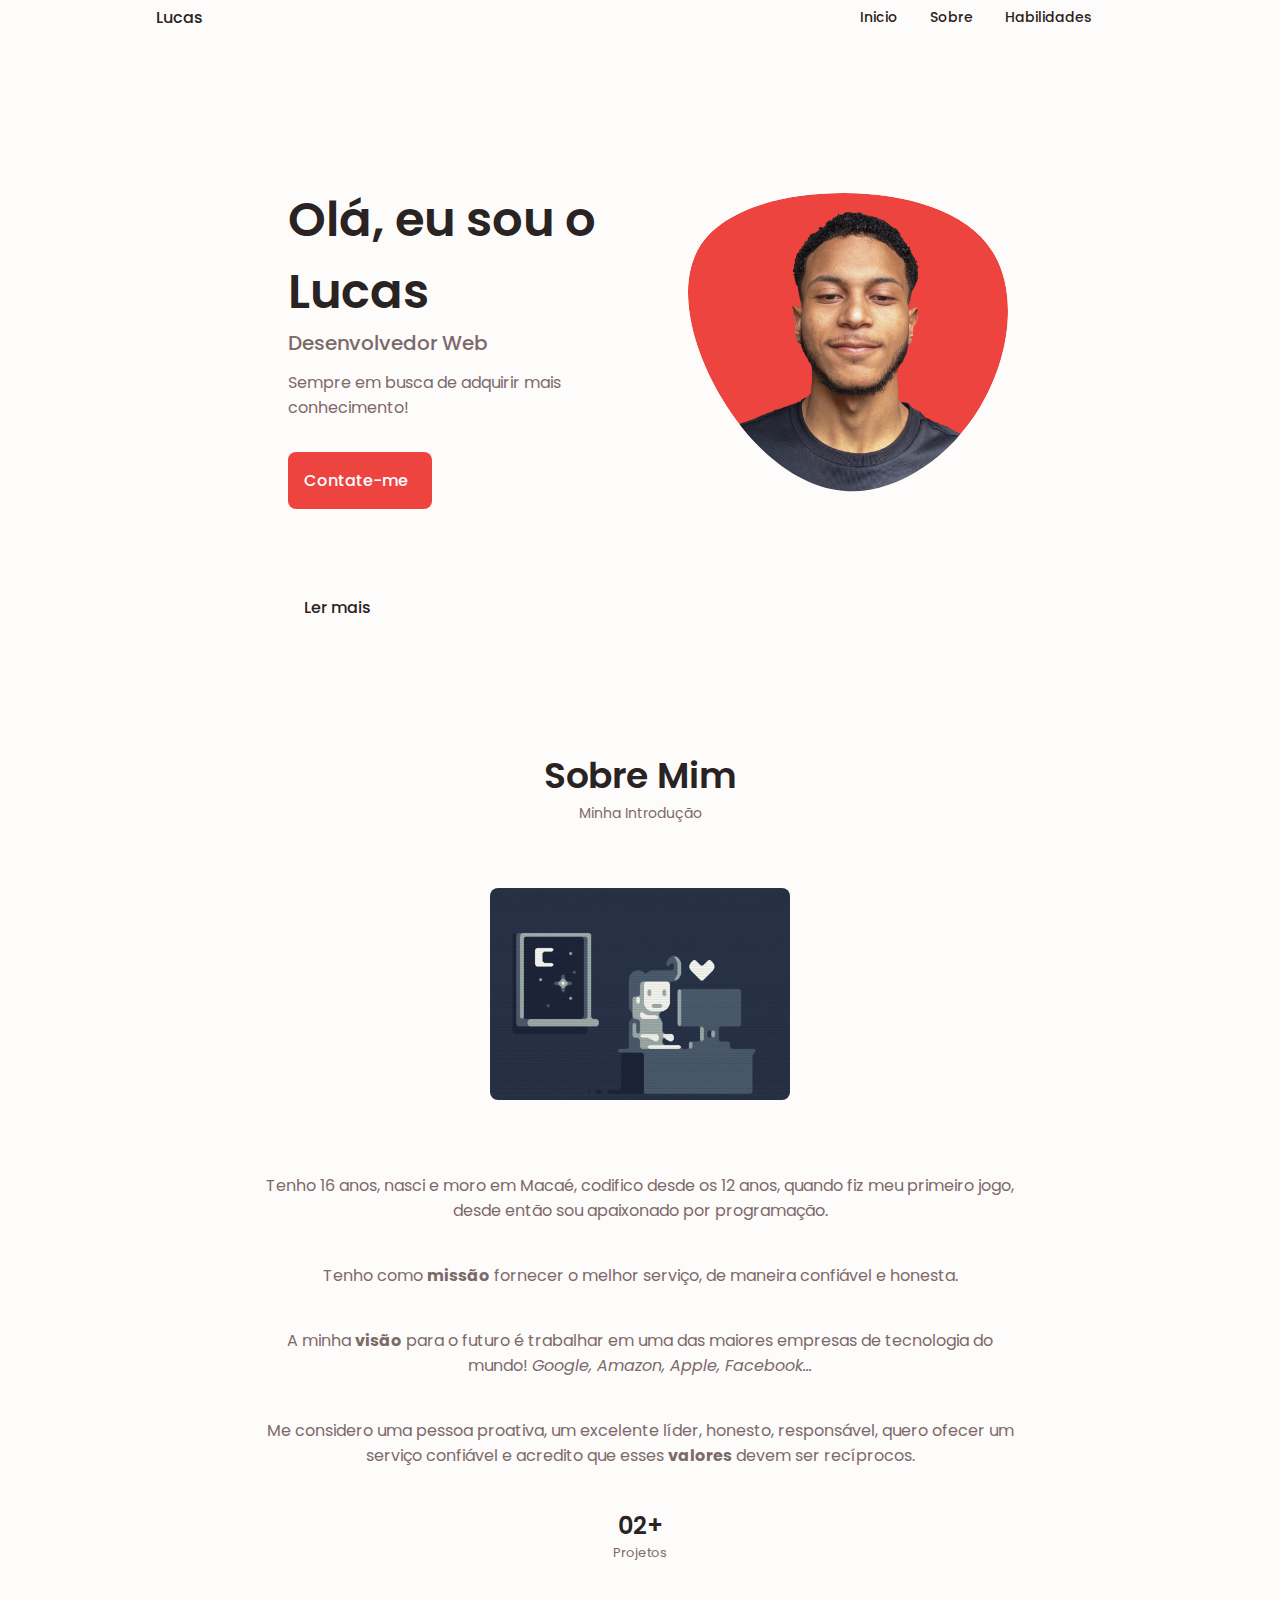
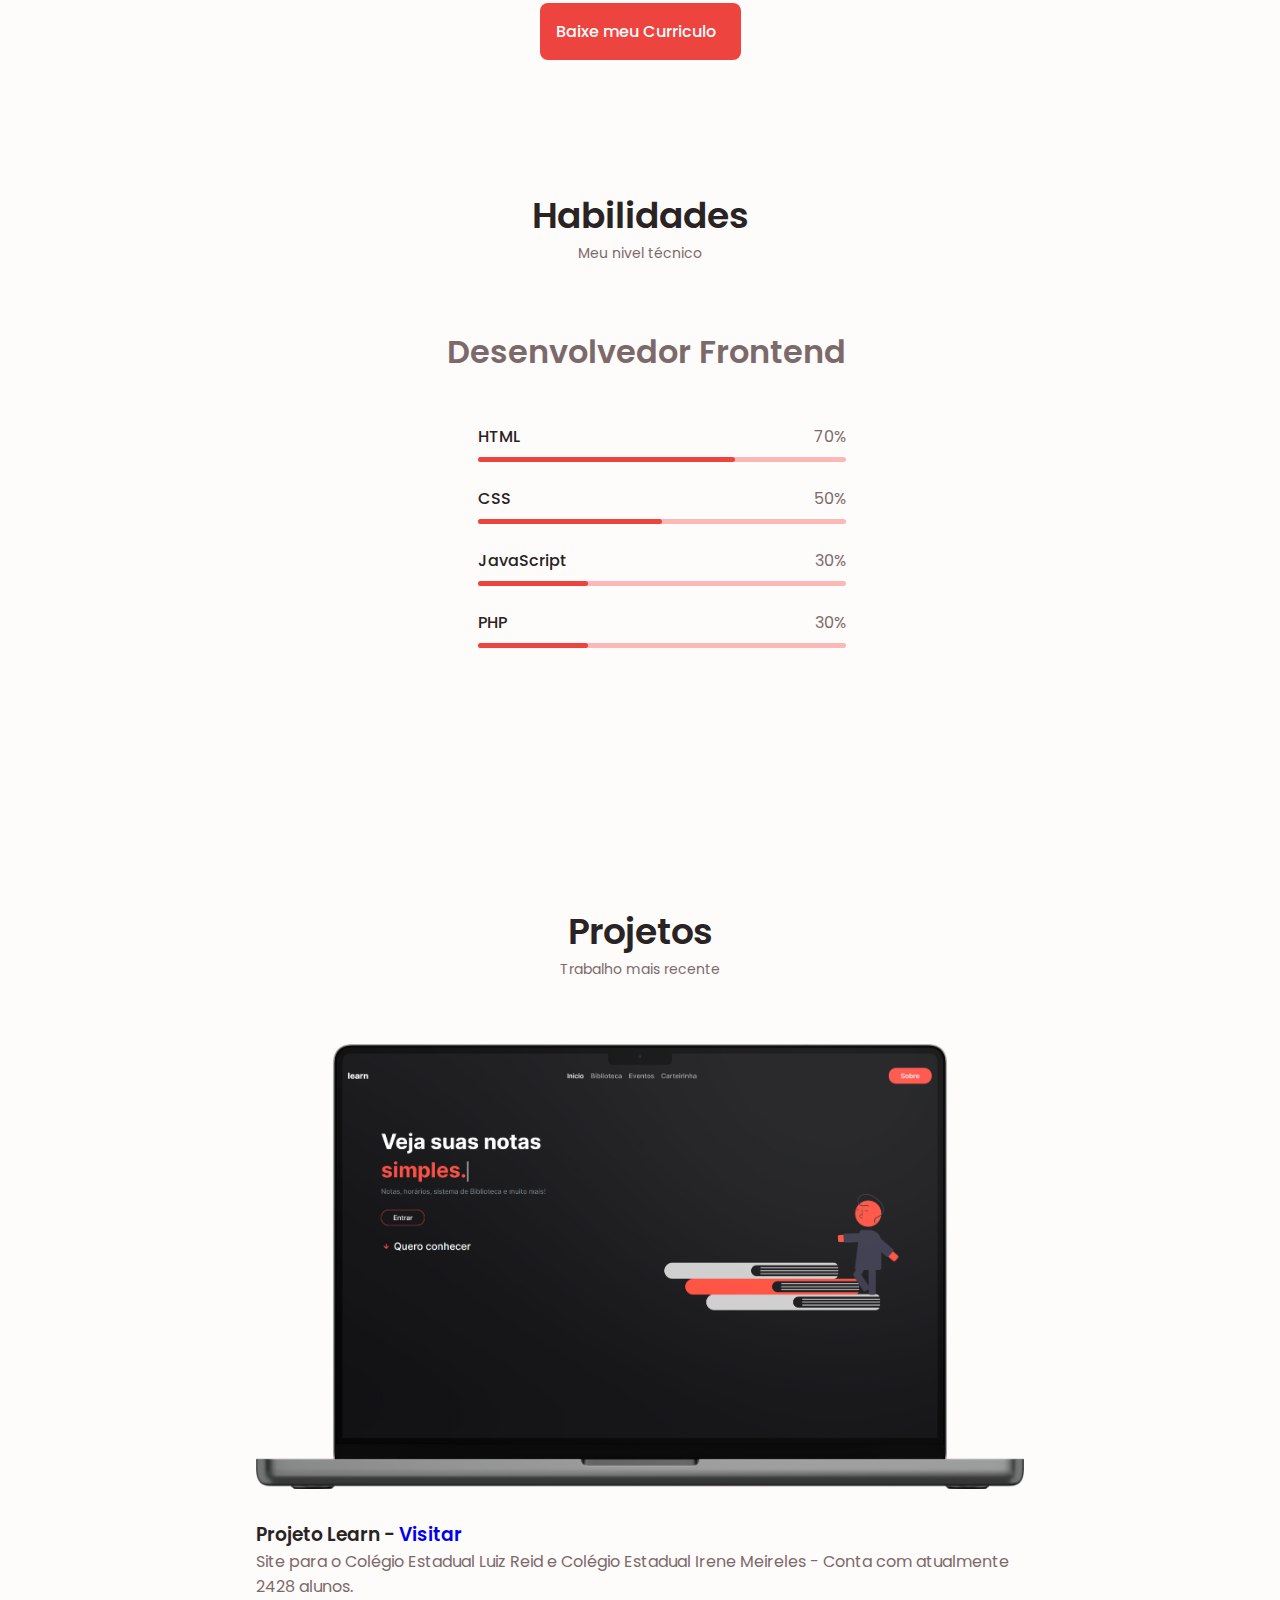
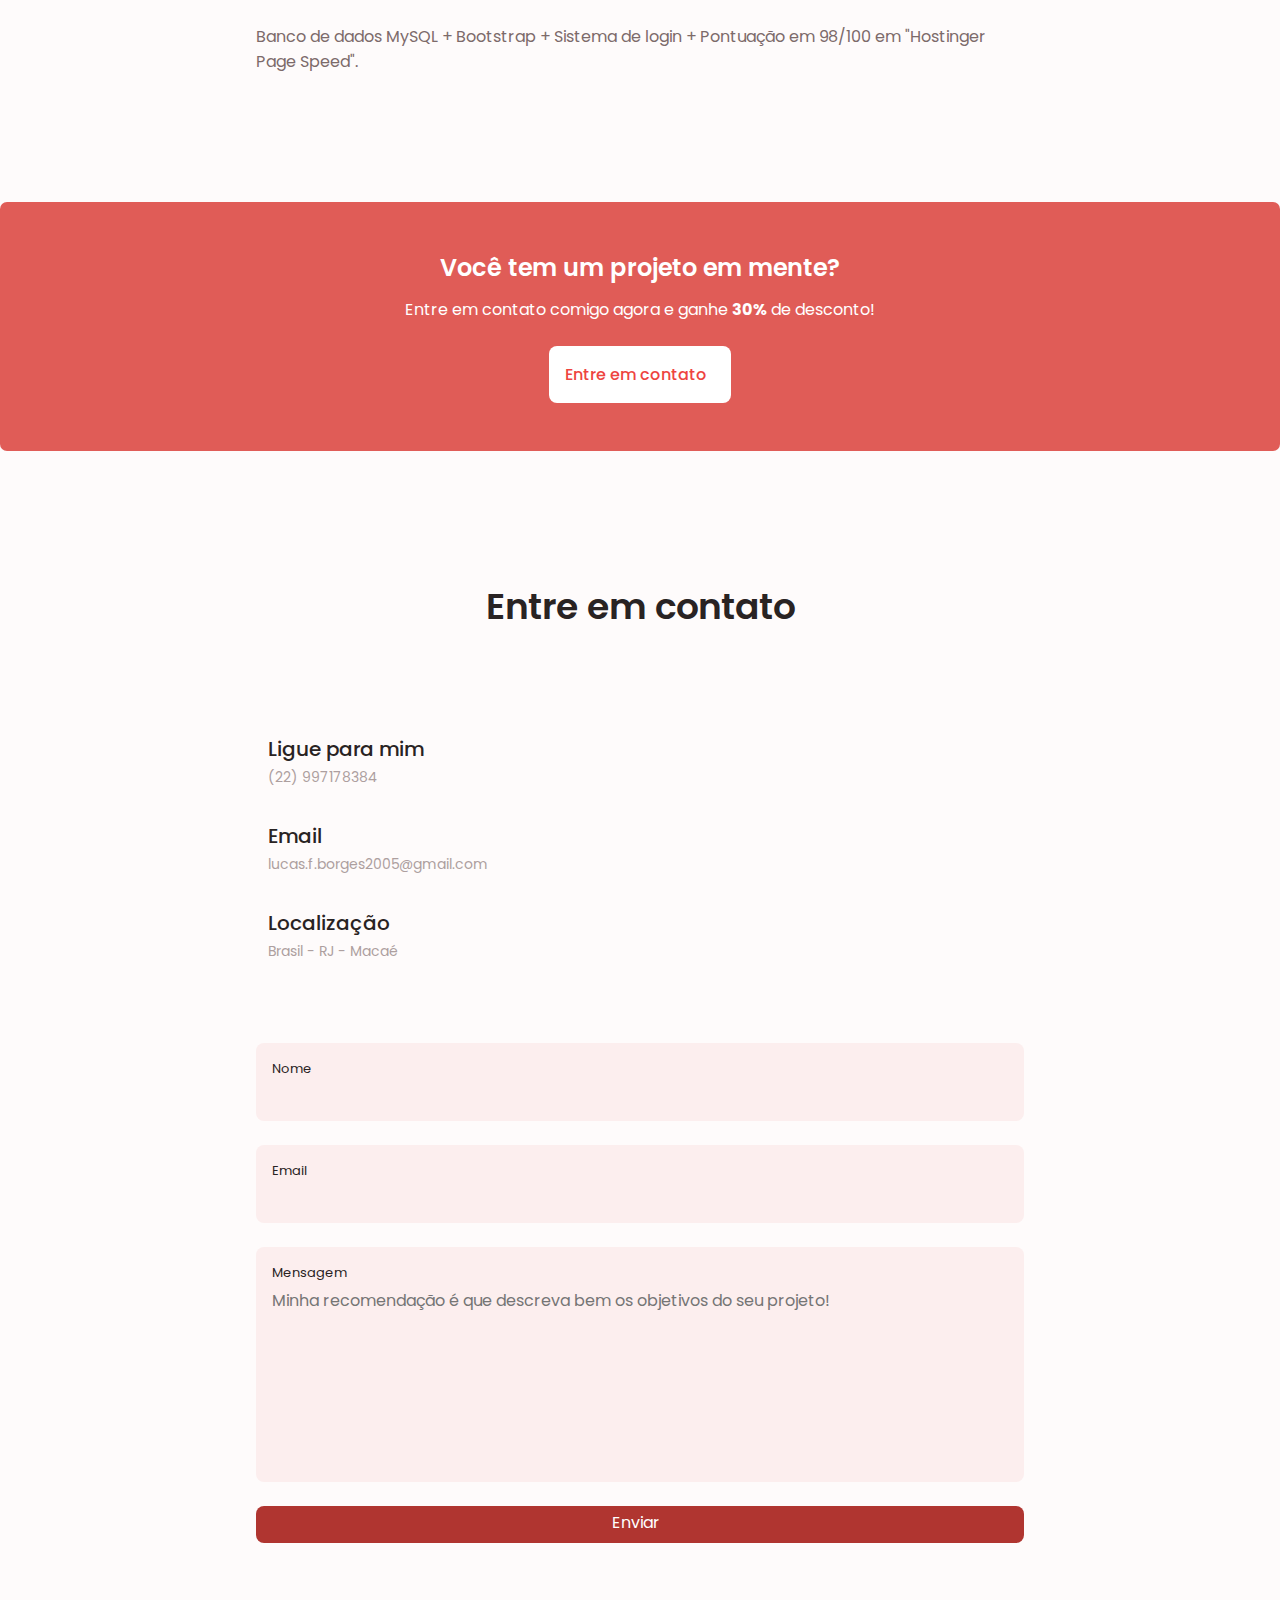
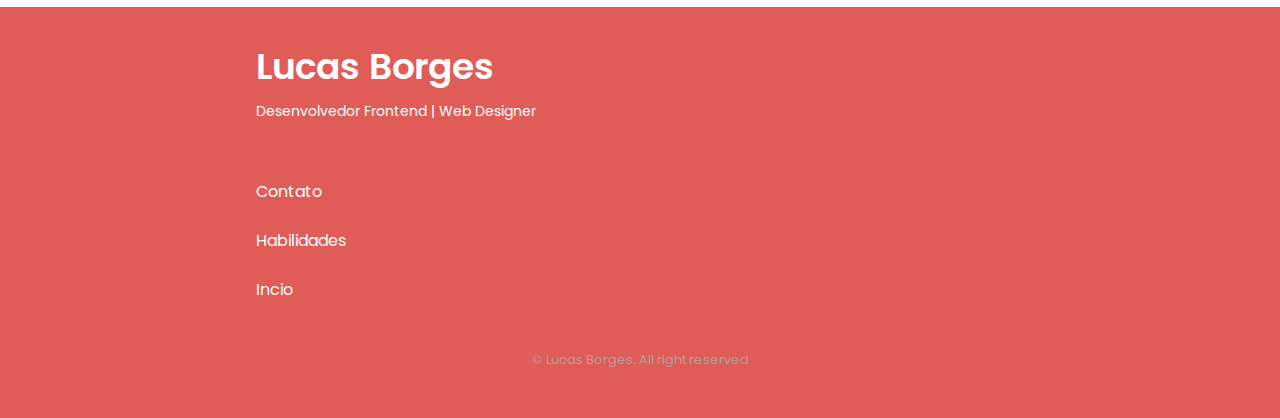
<file: index.html>
<!DOCTYPE html>
    <html lang="pt-br">
    <head>
        <meta charset="UTF-8">
        <meta name="viewport" content="width=device-width, initial-scale=1.0">
        <link rel="icon" href="./assets/img/unicons-line-6563ff/user-circle.svg" type="image/png">

        <!--==================== UNICONS ====================-->
        <link rel="stylesheet" href="https://unicons.iconscout.com/release/v4.0.0/css/line.css">
        
        <!--==================== SWIPER CSS ====================-->
        <link rel="stylesheet" href="">
        
        <!--==================== CSS ====================-->
        <link rel="stylesheet" href="assets/css/styles.css">

        <title>Lucas Borges</title>
    </head>
    <body>
        <!--==================== SCROLL & PROGRESS BAR ====================-->

        <!-- <div id="progressbar"></div>
        <div id="scrollPath"></div> -->
        
        <!--==================== HEADER ====================-->
        <header class="header" id="header">
            <nav class="nav container">
                <a href="#" class="nav__logo">Lucas</a>

                <div class="nav__menu" id="nav-menu">
                    <ul class="nav__list grid">
                        <li class="nav__item">
                            <a href="#home" class="nav__link">
                                <i class="uil uil-estate nav__icon"></i>Inicio
                            </a>
                        </li>
                        <li class="nav__item">
                            <a href="#about" class="nav__link"> 
                                <i class="uil uil-user nav__icon"></i> Sobre
                            </a>
                        </li>
                        <li class="nav__item">
                            <a href="#skills" class="nav__link">
                                <i class="uil uil-file-alt nav__icon"></i> Habilidades
                            </a>
                        </li>
                        <!-- <li class="nav__item">
                            <a href="#services" class="nav__link">
                                <i class="uil uil-briefcase-alt nav__icon"></i> Services
                            </a>
                        </li> -->
                        <!-- <li class="nav__item">
                            <a href="#portfolio" class="nav__link">
                                <i class="uil uil-scenery nav__icon"></i> Portfolio
                            </a>
                        </li> -->
                        <!-- <li class="nav__item">
                            <a href="#contact" class="nav__link">
                                <i class="uil uil-message nav__icon"></i> Contactme
                            </a>
                        </li> -->
                    </ul>
                    <i class="uil uil-times nav__close" id="nav-close"></i>
                </div>
                <div class="nav__toggle" id="nav-toggle">
                    <i class="uil uil-apps"></i>
                </div>
                <div class="nav__btns">
                    <!-- Theme change button -->
                    <i class="uil uil-moon change-theme" id="theme-button"></i>
                    
                </div>
            </nav>
        </header>

        <!--==================== MAIN ====================-->
        <main class="main">
            <!--==================== HOME ====================-->
            <section class="home section" id="home">
                <div class="home__container container grid">
                    <div class="home__content grid">
                        <div class="home__social">
                            <a href="https://www.linkedin.com/in/lucas-borges-b5b621215" target="_blank" class="home__social-icon">
                                <i class="uil uil-linkedin"></i>
                            </a>
                            <a href="mailto:lucas.f.borges2005@gmail.com" target="_blank" class="home__social-icon">
                                <i class="uil uil-envelope"></i>
                            </a>
                            <a href="https://github.com/dev-lucasborges" target="_blank" class="home__social-icon">
                                <i class="uil uil-github"></i>
                            </a>
                        </div>
                        <div class="home__img">
                            <svg class="home__blob" viewBox="0 0 200 187" xmlns="http://www.w3.org/2000/svg" xmlns:xlink="http://www.w3.org/1999/xlink">
                                <mask id="mask0" mask-type="alpha">
                                    <path d="M190.312 36.4879C206.582 62.1187 201.309 102.826 182.328 134.186C163.346 165.547 
                                    130.807 187.559 100.226 186.353C69.6454 185.297 41.0228 161.023 21.7403 129.362C2.45775 
                                    97.8511 -7.48481 59.1033 6.67581 34.5279C20.9871 10.1032 59.7028 -0.149132 97.9666 
                                    0.00163737C136.23 0.303176 174.193 10.857 190.312 36.4879Z"/>
                                </mask>
                                <g mask="url(#mask0)">
                                    <path d="M190.312 36.4879C206.582 62.1187 201.309 102.826 182.328 134.186C163.346 
                                    165.547 130.807 187.559 100.226 186.353C69.6454 185.297 41.0228 161.023 21.7403 
                                    129.362C2.45775 97.8511 -7.48481 59.1033 6.67581 34.5279C20.9871 10.1032 59.7028 
                                    -0.149132 97.9666 0.00163737C136.23 0.303176 174.193 10.857 190.312 36.4879Z"/>
                                    <image class="home__blob-img" x="-8" y="2" xlink:href="assets/img/profile.png"/>
                                </g>
                            </svg>
                        </div>

                        <div class="home__data">
                            <h1 class="home__title">Olá, eu sou o Lucas</h1>
                            <h3 class="home__subtitle">Desenvolvedor Web</h3>
                            <p class="home__description">Sempre em busca de adquirir mais conhecimento!</p>
                            <a href="#contact" class="button button--flex">Contate-me<i class="uil uil-message button__icon"></i>
                            </a>
                        </div>
                    </div>

                    <div class="home__scroll">
                        <a href="#about" class="home__scroll-button button--flex">
                            <i class="uil uil-arrow-down home__scroll-mouse"></i>
                            <span class="home__scroll-name">Ler mais</span>
                            
                        </a>
                    </div>
                </div>
            </section>

            <!--==================== ABOUT ====================-->
            <section class="about section" id="about">
                <h2 class="section__title">Sobre Mim</h2>
                <span class="section__subtitle">Minha Introdução</span>

                <div class="about__container container grid">
                    <img src="assets/img/about-png2.gif" alt="" class="about__img"><br>

                    <!-- <div class="about__data">
                        <p class="about__description">
                            Desenvolvedor Web, 16 anos, estudante, conhecimento médio em inglês (Good oral and written communication).
                        </p>
                        <p class="about__description">
                            Sempre trabalhando em novos projetos, buscando mais expêriencia para agregar em meus conhecimentos.
                        </p>
                        <p class="about__description">
                            Me considero uma pessoa proativa e bom em trabalhos em equipe.
                        </p>
                        <p class="about__description">
                            Sou programador desde os 12 anos, quando fiz o meu primeiro jogo.
                        </p> -->

                        <div class="about__data">

                            <p class="about__description">
                                Tenho 16 anos, nasci e moro em Macaé, codifico desde os 12 anos, quando fiz meu primeiro jogo, desde então sou apaixonado por programação.
                             </p>

                            <p class="about__description">
                               Tenho como <b>missão</b> fornecer o melhor serviço, de maneira confiável e honesta.
                            </p>
                            <p class="about__description">
                                A minha <b>visão</b> para o futuro é trabalhar em uma das maiores empresas de tecnologia do mundo! <i>Google, Amazon, Apple, Facebook...</i>
                            </p>
                            <p class="about__description">
                                Me considero uma pessoa proativa, um excelente líder, honesto, responsável, quero ofecer um serviço confiável e acredito que esses <b>valores</b> devem ser recíprocos.
                            </p>

                        <div class="about__info">
                            <!-- <div>
                                <span class="about__info-title">2+</span>
                                <span class="about__info-name">Anos <br> experiencia</span>
                            </div> -->

                            <div>
                                <span class="about__info-title">02+</span>
                                <span class="about__info-name">Projetos</span>
                            </div>

                            <!-- <div>
                                <span class="about__info-title">08+</span>
                                <span class="about__info-name">Empresas</span>
                            </div> -->
                        </div>

                        <div class="about__buttons">
                            <a download="" href="assets/pdf/Lucas Borges.pdf" class="button button--flex">
                                Baixe meu Curriculo<i class="uil uil-import button__icon"></i>
                            </a>
                        </div>
                    </div>
                </div>
            </section>

            <!--==================== SKILLS ====================-->
            <section class="skills section" id="skills">
                <h2 class="section__title">Habilidades</h2>
                <span class="section__subtitle">Meu nivel técnico</span>


                <div class="skills__container container grid">
                    <div>
                        <!--==================== SKILLS 1 ====================-->
                        <div class="skills__content">
                            <div class="skills__header">
                               <i class="uil uil-brackets-curly skills__icon"></i>

                               <div>
                                   <h1 class="skills__titles">Desenvolvedor Frontend</h1>
                               </div>
                            </div>

                            <div class="skills__list grid">
                                <div class="skills__data">
                                    <div class="skills__titles">
                                        <h3 class="skills__name">HTML</h3>
                                        <span class="skills__number">70%</span>
                                    </div>
                                   <div class="skills__bar">
                                       <span class="skills__percentage skills__html"></span>
                                   </div>
                                </div>

                                <div class="skills__data">
                                   <div class="skills__titles">
                                       <h3 class="skills__name">CSS</h3>
                                       <span class="skills__number">50%</span>
                                   </div>
                                  <div class="skills__bar">
                                      <span class="skills__percentage skills__css"></span>
                                  </div>
                               </div>

                               <div class="skills__data">
                                   <div class="skills__titles">
                                       <h3 class="skills__name">JavaScript</h3>
                                       <span class="skills__number">30%</span>
                                   </div>
                                  <div class="skills__bar">
                                      <span class="skills__percentage skills__js"></span>
                                  </div>
                               </div>

                               <div class="skills__data">
                                   <div class="skills__titles">
                                       <h3 class="skills__name">PHP</h3>
                                       <span class="skills__number">30%</span>
                                   </div>
                                  <div class="skills__bar">
                                      <span class="skills__percentage skills__js"></span>
                                  </div>
                               </div>

                            </div>
                        </div>
            </section>
            <!--==================== QUALIFICATION ====================-->
           
          
            <section class="services section" id="services">


            </section>

            <section class="portfolio section" id="portfolio">
                
                <h2 class="section__title">Projetos</h2>
                <span class="section__subtitle">Trabalho mais recente</span>
                <div class="portfolio__container container">
                    <!--portfolio 1 -->
                    <div class="portfolio__content grid">
                        <div class="radius">
                            <img src="./assets/img/learn-mac.png" alt="" class="portfolio__img">
                        </div>

                        <div class="portfolio__data">
                            <h3 class="portfolio__title">Projeto Learn - <a target="_blank" href="https://celuizreid.com/">Visitar</a></h3>
                            <p class="portfolio__description">Site para o Colégio Estadual Luiz Reid e Colégio Estadual Irene Meireles - Conta com atualmente 2428 alunos.</p><br>
                            <p class="portfolio__description">Banco de dados MySQL + Bootstrap + Sistema de login + Pontuação em 98/100 em "Hostinger Page Speed".</p>
                        </div>
                    </div>
                </div>
            </section>

            <!--==================== PROJECT IN MIND ====================-->
            <section class="project section">
                <div class="project__bg">
                    <div class="project__container container grid">
                        <div class="project__data">
                            <h2 class="project__title">Você tem um projeto em mente?</h2>
                            <p class="project__description">Entre em contato comigo agora e ganhe <b>30%</b> de desconto!</p>
                            <a href="#contact" class="button button--flex button--white">
                                Entre em contato
                                <i class="uil uil-message project__icon button__icon"></i>
                            </a>
                        </div>

                    </div>
                </div>

            </section>

            <!-- ==================== TESTIMONIAL ====================
            <section class="testimonial section">
                

            </section> -->

            <!--==================== CONTACT ME ====================-->
            <section class="contact section" id="contact">
                <h2 class="section__title ddd">Entre em contato</h2>
                <div class="contact__container container grid">
                    <div>
                        <div class="contact__information">
                            <i class="uil uil-phone contact__icon"></i>

                            <div>
                                <h3 class="contact__title">Ligue para mim</h3>
                                <span class="contact__subtitle">(22) 997178384</span>
                            </div>
                        </div>
                        <div class="contact__information">
                            <i class="uil uil-envelope contact__icon"></i>

                            <div>
                                <h3 class="contact__title">Email</h3>
                                <span class="contact__subtitle">lucas.f.borges2005@gmail.com</span>
                            </div>
                        </div>
                        
                        <div class="contact__information">
                            <i class="uil uil-map-marker contact__icon"></i>

                            <div>
                                <h3 class="contact__title">Localização</h3>
                                <span class="contact__subtitle">Brasil - RJ - Macaé</span>
                            </div>
                        </div>

                    </div>

                    
                    <form method="POST" action="https://formsubmit.co/lucas.f.borges2005@gmail.com" class="contact__form grid">
                        <input type="hidden" name="_captcha" value="false">
                        <input type="hidden" name="_next" value="http://lucasborges11.vercel.app/confirm.html">

                        <div class="contact__inputs grid">
                            <div class="contact__content">
                                <label for="" class="contact__label">Nome</label>
                                <input type="text" name="name" class="contact__input" required>
                            </div>

                            <div class="contact__content">
                                <label for="" class="contact__label">Email</label>
                                <input type="email" name="email" class="contact__input" required>
                            </div>

                            <!-- <div class="contact__content">
                                <label for="" class="contact__label">Projeto</label>
                                <input type="text" name="name" class="contact__input" required>
                            </div> -->
                            
                            <div class="contact__content">
                                <label for="" class="contact__label">Mensagem</label>
                                <textarea name="message" id="" cols="8" rows="7" placeholder="Minha recomendação é que descreva bem os objetivos do seu projeto!"class="contact__input"></textarea>
                            </div>

                            

                            <button id="but" class="contact__input2" type="submit">Enviar</button>
                           
                        </div>
                        
                    </form>
                </div>

            </section>
        </main>

        <!--==================== FOOTER ====================-->
        <footer class="footer">
            <div class="footer__bg">
                <div class="footer__container container grid">
                    <div>
                        <h1 class="footer__title">Lucas Borges</h1>
                        <span class="footer__subtitle"> Desenvolvedor Frontend | Web Designer</span>
                    </div>

                    <ul class="footer__links">
                        <li>
                            <a href="#contact" class="footer__link">Contato</a>
                        </li>
                        <li>
                            <a href="#skills" class="footer__link">Habilidades</a>
                        </li>
                        <li>
                            <a href="#home" class="footer__link">Incio</a>
                        </li>
                    </ul>

                </div>

                <p class="footer__copy">&#169; Lucas Borges. All right reserved</p>
            </div>
            
        </footer>
        
        <!--==================== SCROLL TOP ====================-->
        

        <!--==================== SWIPER JS ====================-->
        <script src=""></script>

        <!--==================== MAIN JS ====================-->
        <script src="assets/js/main.js"></script>
    </body>
</html>
</file>
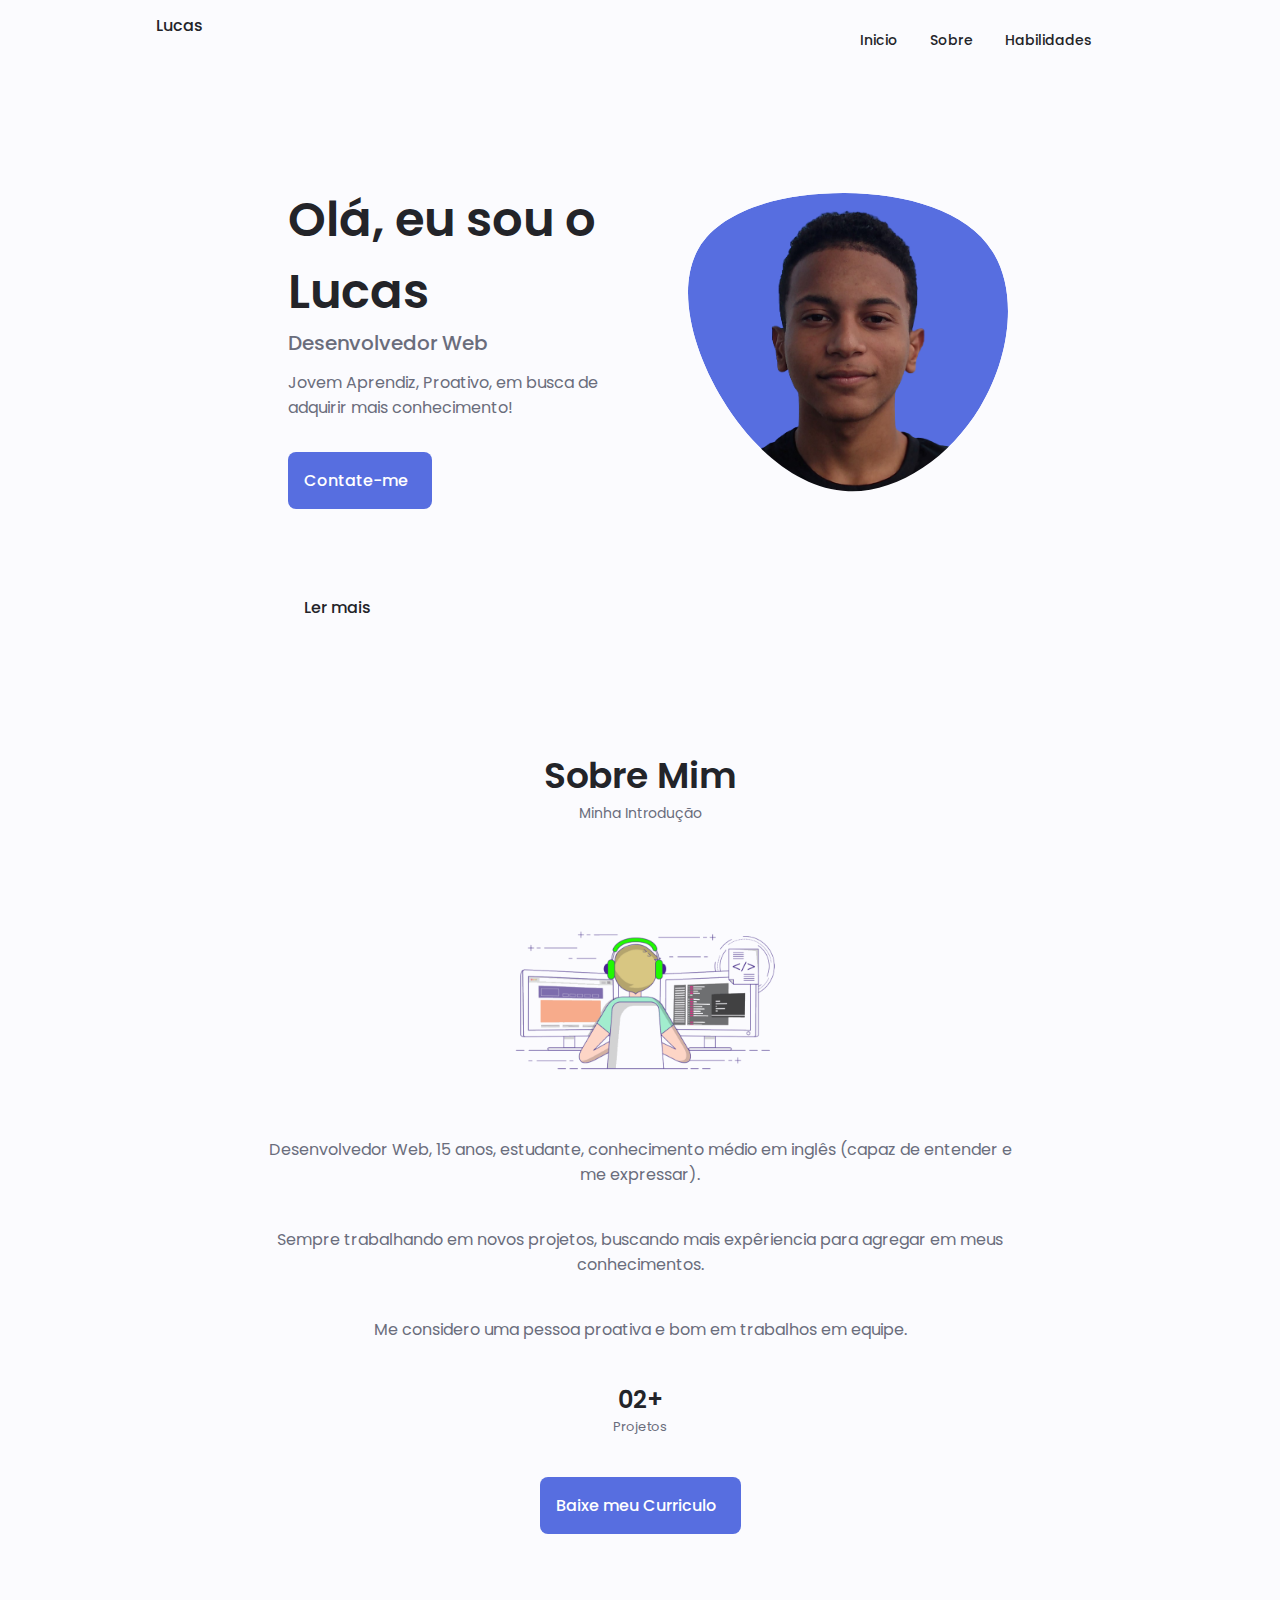
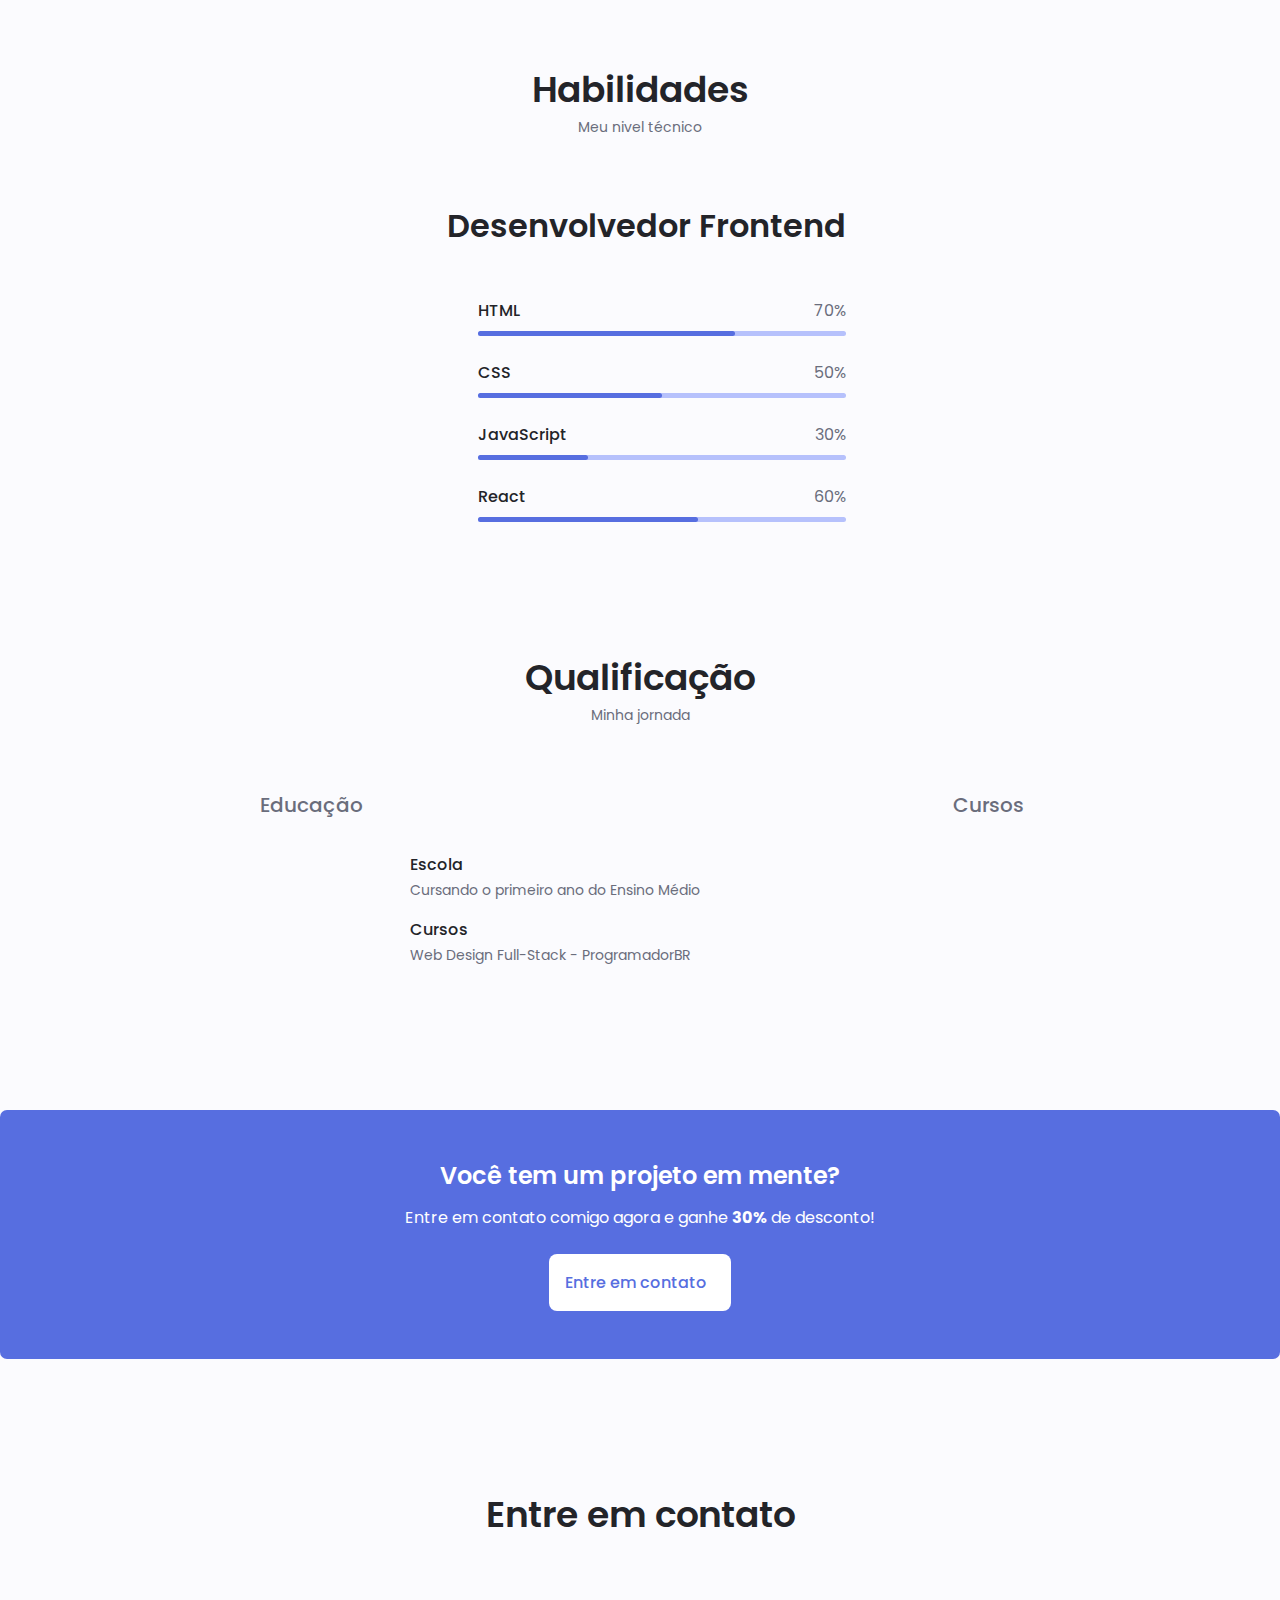
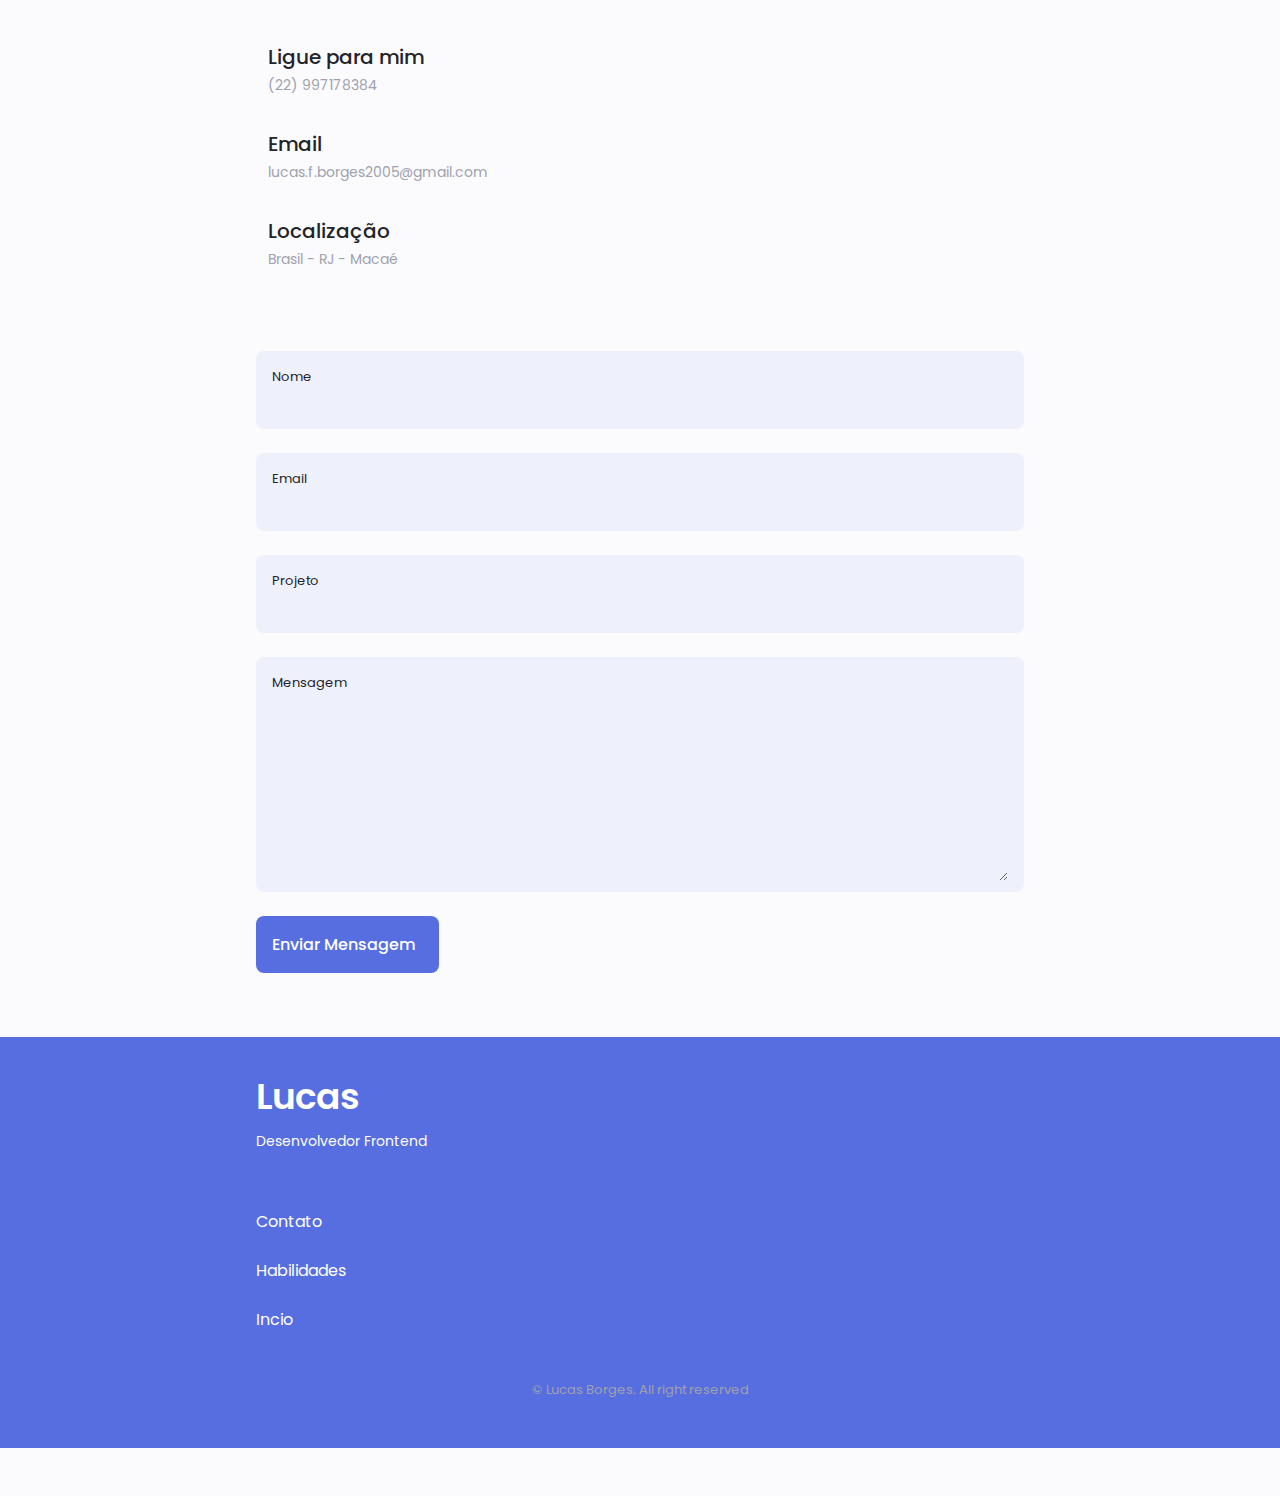
<file: portifolio-lucas/index.html>
<!DOCTYPE html>
    <html lang="en">
    <head>
        <meta charset="UTF-8">
        <meta name="viewport" content="width=device-width, initial-scale=1.0">

        <!--==================== UNICONS ====================-->
        <link rel="stylesheet" href="https://unicons.iconscout.com/release/v4.0.0/css/line.css">
        
        <!--==================== SWIPER CSS ====================-->
        <link rel="stylesheet" href="">
        
        <!--==================== CSS ====================-->
        <link rel="stylesheet" href="assets/css/styles.css">

        <title>Responsive Portfolio Website</title>
    </head>
    <body>
        <!--==================== HEADER ====================-->
        <header class="header" id="header">
            <nav class="nav container">
                <a href="#" class="nav__logo">Lucas</a>

                <div class="nav__menu" id="nav-menu">
                    <ul class="nav__list grid">
                        <li class="nav__item">
                            <a href="#home" class="nav__link">
                                <i class="uil uil-estate nav__icon"></i>Inicio
                            </a>
                        </li>
                        <li class="nav__item">
                            <a href="#about" class="nav__link"> 
                                <i class="uil uil-user nav__icon"></i> Sobre
                            </a>
                        </li>
                        <li class="nav__item">
                            <a href="#skills" class="nav__link">
                                <i class="uil uil-file-alt nav__icon"></i> Habilidades
                            </a>
                        </li>
                        <!-- <li class="nav__item">
                            <a href="#services" class="nav__link">
                                <i class="uil uil-briefcase-alt nav__icon"></i> Services
                            </a>
                        </li> -->
                        <!-- <li class="nav__item">
                            <a href="#portfolio" class="nav__link">
                                <i class="uil uil-scenery nav__icon"></i> Portfolio
                            </a>
                        </li> -->
                        <!-- <li class="nav__item">
                            <a href="#contact" class="nav__link">
                                <i class="uil uil-message nav__icon"></i> Contactme
                            </a>
                        </li> -->
                    </ul>
                    <i class="uil uil-times nav__close" id="nav-close"></i>
                </div>

                <div class="nav__btns">
                    <!-- Theme change button -->
                    <i class="uil uil-moon change-theme" id="theme-button"></i>
                    <div class="nav__toggle" id="nav-toggle">
                        <i class="uil uil-apps"></i>
                    </div>
                </div>
            </nav>
        </header>

        <!--==================== MAIN ====================-->
        <main class="main">
            <!--==================== HOME ====================-->
            <section class="home section" id="home">
                <div class="home__container container grid">
                    <div class="home__content grid">
                        <div class="home__social">
                            <a href="https://www.linkedin.com/in/lucas-borges-b5b621215" target="_blank" class="home__social-icon">
                                <i class="uil uil-linkedin"></i>
                            </a>
                            <a href="mailto:lucas.f.borges2005@gmail.com" target="_blank" class="home__social-icon">
                                <i class="uil uil-envelope"></i>
                            </a>
                            <a href="https://github.com/LucasBorges1" target="_blank" class="home__social-icon">
                                <i class="uil uil-github"></i>
                            </a>
                        </div>
                        <div class="home__img">
                            <svg class="home__blob" viewBox="0 0 200 187" xmlns="http://www.w3.org/2000/svg" xmlns:xlink="http://www.w3.org/1999/xlink">
                                <mask id="mask0" mask-type="alpha">
                                    <path d="M190.312 36.4879C206.582 62.1187 201.309 102.826 182.328 134.186C163.346 165.547 
                                    130.807 187.559 100.226 186.353C69.6454 185.297 41.0228 161.023 21.7403 129.362C2.45775 
                                    97.8511 -7.48481 59.1033 6.67581 34.5279C20.9871 10.1032 59.7028 -0.149132 97.9666 
                                    0.00163737C136.23 0.303176 174.193 10.857 190.312 36.4879Z"/>
                                </mask>
                                <g mask="url(#mask0)">
                                    <path d="M190.312 36.4879C206.582 62.1187 201.309 102.826 182.328 134.186C163.346 
                                    165.547 130.807 187.559 100.226 186.353C69.6454 185.297 41.0228 161.023 21.7403 
                                    129.362C2.45775 97.8511 -7.48481 59.1033 6.67581 34.5279C20.9871 10.1032 59.7028 
                                    -0.149132 97.9666 0.00163737C136.23 0.303176 174.193 10.857 190.312 36.4879Z"/>
                                    <image class="home__blob-img" x="29" y="-20" xlink:href="assets/img/profile.png"/>
                                </g>
                            </svg>
                        </div>

                        <div class="home__data">
                            <h1 class="home__title">Olá, eu sou o Lucas</h1>
                            <h3 class="home__subtitle">Desenvolvedor Web</h3>
                            <p class="home__description">Jovem Aprendiz, Proativo, em busca de adquirir mais conhecimento!</p>
                            <a href="#contact" class="button button--flex">
                                Contate-me <i class="uil uil-message button__icon"></i>
                            </a>
                        </div>
                    </div>

                    <div class="home__scroll">
                        <a href="#about" class="home__scroll-button button--flex">
                            <i class="uil uil-arrow-down home__scroll-mouse"></i>
                            <span class="home__scroll-name">Ler mais</span>
                            <!-- <i class="uil uil-arrow-down home__scroll-mouse"></i> -->
                        </a>
                    </div>
                </div>
            </section>

            <!--==================== ABOUT ====================-->
            <section class="about section" id="about">
                <h2 class="section__title">Sobre Mim</h2>
                <span class="section__subtitle">Minha Introdução</span>

                <div class="about__container container grid">
                    <img src="assets/img/about-png.gif" alt="" class="about__img">

                    <div class="about__data">
                        <p class="about__description">
                            Desenvolvedor Web, 15 anos, estudante, conhecimento médio em inglês (capaz de entender e me expressar).
                        </p>
                        <p class="about__description">
                            Sempre trabalhando em novos projetos, buscando mais expêriencia para agregar em meus conhecimentos.
                        </p>
                        <p class="about__description">
                            Me considero uma pessoa proativa e bom em trabalhos em equipe.
                        </p>

                        <div class="about__info">
                            <!-- <div>
                                <span class="about__info-title">2+</span>
                                <span class="about__info-name">Anos <br> experiencia</span>
                            </div> -->

                            <div>
                                <span class="about__info-title">02+</span>
                                <span class="about__info-name">Projetos</span>
                            </div>

                            <!-- <div>
                                <span class="about__info-title">08+</span>
                                <span class="about__info-name">Empresas</span>
                            </div> -->
                        </div>

                        <div class="about__buttons">
                            <a download="" href="assets/pdf/Lucas Faria Borges.pdf" class="button button--flex">
                                Baixe meu Curriculo<i class="uil uil-import button__icon"></i>
                            </a>
                        </div>
                    </div>
                </div>
            </section>

            <!--==================== SKILLS ====================-->
            <section class="skills section" id="skills">
                <h2 class="section__title">Habilidades</h2>
                <span class="section__subtitle">Meu nivel técnico</span>


                <div class="skills__container container grid">
                    <div>
                        <!--==================== SKILLS 1 ====================-->
                        <div class="skills__content">
                            <div class="skills__header">
                               <i class="uil uil-brackets-curly skills__icon"></i>

                               <div>
                                   <h1 class="skills__titles">Desenvolvedor Frontend</h1>
                               </div>

                               <i class="uil uil-angle-down skills__arrow"></i>
                            </div>

                            <div class="skills__list grid">
                                <div class="skills__data">
                                    <div class="skills__titles">
                                        <h3 class="skills__name">HTML</h3>
                                        <span class="skills__number">70%</span>
                                    </div>
                                   <div class="skills__bar">
                                       <span class="skills__percentage skills__html"></span>
                                   </div>
                                </div>

                                <div class="skills__data">
                                   <div class="skills__titles">
                                       <h3 class="skills__name">CSS</h3>
                                       <span class="skills__number">50%</span>
                                   </div>
                                  <div class="skills__bar">
                                      <span class="skills__percentage skills__css"></span>
                                  </div>
                               </div>

                               <div class="skills__data">
                                   <div class="skills__titles">
                                       <h3 class="skills__name">JavaScript</h3>
                                       <span class="skills__number">30%</span>
                                   </div>
                                  <div class="skills__bar">
                                      <span class="skills__percentage skills__js"></span>
                                  </div>
                               </div>

                               <div class="skills__data">
                                   <div class="skills__titles">
                                       <h3 class="skills__name">React</h3>
                                       <span class="skills__number">60%</span>
                                   </div>
                                  <div class="skills__bar">
                                      <span class="skills__percentage skills__react"></span>
                                  </div>
                               </div>

                            </div>
                        </div>
            </section>
            <!--==================== QUALIFICATION ====================-->
            <section class="qualification section">
                <h2 class="section__title">Qualificação</h2>
                <span class="section__subtitle">Minha jornada</span>
            
            
                <div class="qualification__container container">
                    <div class="qualification__tabs">
                        <div class="qualification__button button--flex">
                            <i class="uil uil-graduation-cap qualification__icon"></i>
                            Educação
                        </div>

                        <div class="qualification__button button--flex">
                            <i class="uil uil-laptop qualification__icon"></i>
                            Cursos
                        </div>
                    </div>

                    <div class="qualification__sections">
                        <!--==================== QUALIFICATION CONTENT ====================-->
                        <div class="qualification__content">
                        <!--==================== QUALIFICATION 1 ====================-->
                        <div class="qualification__data">
                            <div>
                                <h3 class="qualification__title">Escola</h3>
                                <span class="qualification__subtitle">Cursando o primeiro ano do Ensino Médio</span>
                                
                            </div>
                            <span class="qualification__rounder"></span>
                            <span class="qualification__line"></span>
                        </div>

                        <!--==================== QUALIFICATION 2 ====================-->
                        <div class="qualification__data">
                            <div>
                                <h3 class="qualification__title">Cursos</h3>
                                <span class="qualification__subtitle">Web Design Full-Stack - ProgramadorBR</span>
                                
                            </div>
                            <span class="qualification__rounder"></span>
                            <span class="qualification__line"></span>
                        </div>
                        
                        </div>
                    </div>
                </div>


            </section>

            <!-- ==================== SERVICES ====================
            <section class="services section" id="services">
                

            </section>

            <!--==================== PORTFOLIO ====================-->
            <!-- <section class="portfolio section" id="portfolio">
                

            <!-- </section> --> 

            <!--==================== PROJECT IN MIND ====================-->
            <section class="project section">
                <div class="project__bg">
                    <div class="project__container container grid">
                        <div class="project__data">
                            <h2 class="project__title">Você tem um projeto em mente?</h2>
                            <p class="project__description">Entre em contato comigo agora e ganhe <b>30%</b> de desconto!</p>
                            <a href="#contact" class="button button--flex button--white">
                                Entre em contato
                                <i class="uil uil-message project__icon button__icon"></i>
                            </a>
                        </div>

                    </div>
                </div>

            </section>

            <!-- ==================== TESTIMONIAL ====================
            <section class="testimonial section">
                

            </section> -->

            <!--==================== CONTACT ME ====================-->
            <section class="contact section" id="contact">
                <h2 class="section__title ddd">Entre em contato</h2>
                <div class="contact__container container grid">
                    <div>
                        <div class="contact__information">
                            <i class="uil uil-phone contact__icon"></i>

                            <div>
                                <h3 class="contact__title">Ligue para mim</h3>
                                <span class="contact__subtitle">(22) 997178384</span>
                            </div>
                        </div>
                        <div class="contact__information">
                            <i class="uil uil-envelope contact__icon"></i>

                            <div>
                                <h3 class="contact__title">Email</h3>
                                <span class="contact__subtitle">lucas.f.borges2005@gmail.com</span>
                            </div>
                        </div>
                        
                        <div class="contact__information">
                            <i class="uil uil-map-marker contact__icon"></i>

                            <div>
                                <h3 class="contact__title">Localização</h3>
                                <span class="contact__subtitle">Brasil - RJ - Macaé</span>
                            </div>
                        </div>

                    </div>
                    <form action="" class="contact__form grid">
                        <div class="contact__inputs grid">
                            <div class="contact__content">
                                <label for="" class="contact__label">Nome</label>
                                <input type="text" class="contact__input">
                            </div>

                            <div class="contact__content">
                                <label for="" class="contact__label">Email</label>
                                <input type="email" class="contact__input">
                            </div>

                            <div class="contact__content">
                                <label for="" class="contact__label">Projeto</label>
                                <input type="text" class="contact__input">
                            </div>

                            <div class="contact__content">
                                <label for="" class="contact__label">Mensagem</label>
                                <textarea name="" id="" cols="0" rows="7" class="contact__input"></textarea>
                            </div>

                            <div>
                                <a href="#" class="button button--flex">
                                    Enviar Mensagem
                                    <i class="uil uil-message button__icon"></i>
                                </a>
                            </div>
                        </div>
                    </form>
                </div>

            </section>
        </main>

        <!--==================== FOOTER ====================-->
        <footer class="footer">
            <div class="footer__bg">
                <div class="footer__container container grid">
                    <div>
                        <h1 class="footer__title">Lucas</h1>
                        <span class="footer__subtitle"> Desenvolvedor Frontend</span>
                    </div>

                    <ul class="footer__links">
                        <li>
                            <a href="#contact" class="footer__link">Contato</a>
                        </li>
                        <li>
                            <a href="#skills" class="footer__link">Habilidades</a>
                        </li>
                        <li>
                            <a href="#home" class="footer__link">Incio</a>
                        </li>
                    </ul>

                </div>

                <p class="footer__copy">&#169; Lucas Borges. All right reserved</p>
            </div>
            
        </footer>
        
        <!--==================== SCROLL TOP ====================-->
        

        <!--==================== SWIPER JS ====================-->
        <script src=""></script>

        <!--==================== MAIN JS ====================-->
        <script src="assets/js/main.js"></script>
    </body>
</html>
</file>
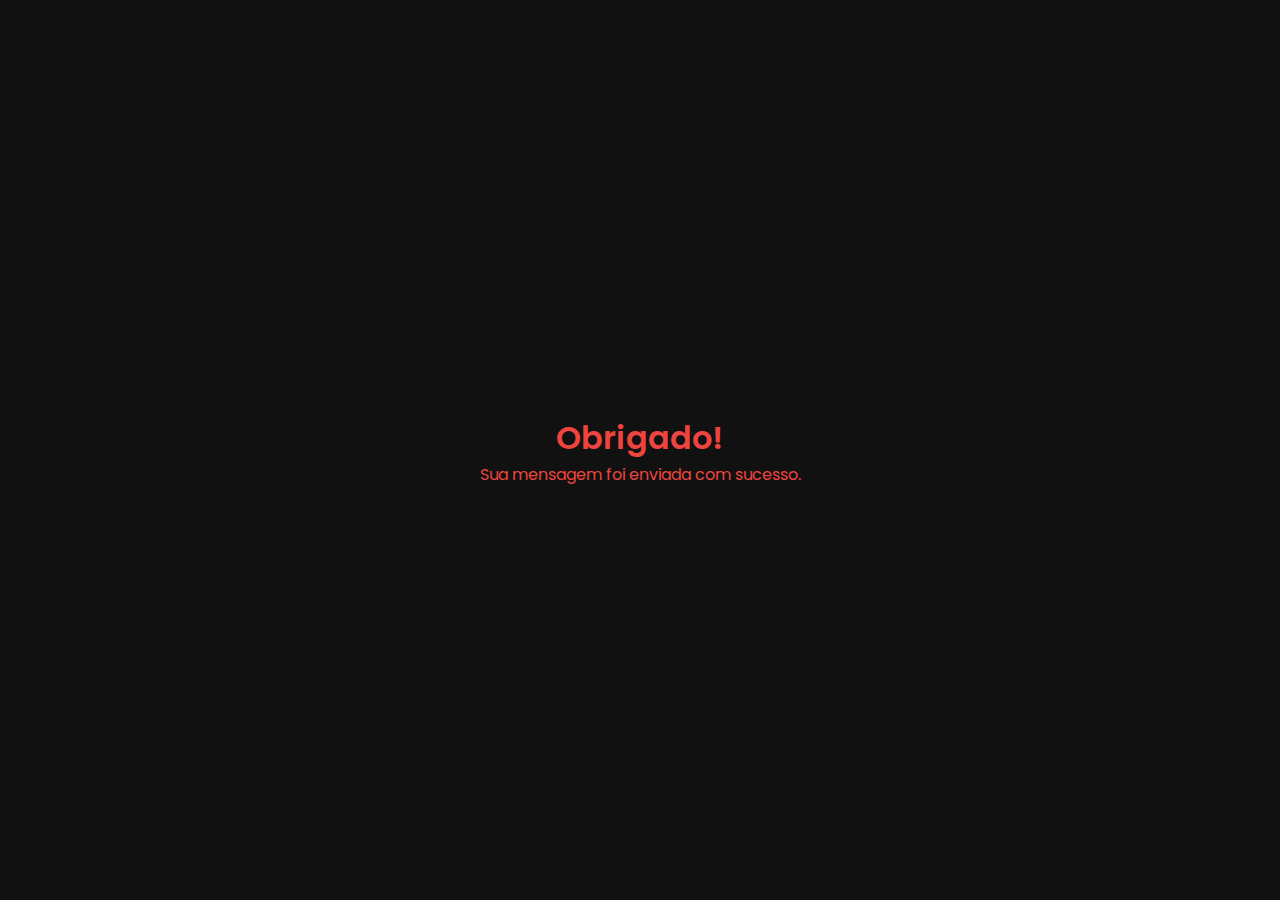
<file: confirm.html>
<!DOCTYPE html>
<html lang="en">
<head>
    <meta charset="UTF-8">
    <meta http-equiv="X-UA-Compatible" content="IE=edge">
    <meta name="viewport" content="width=device-width, initial-scale=1.0">
    <link rel="icon" href="./assets/img/unicons-line-6563ff/user-circle.svg" type="image/png">


        <!--==================== UNICONS ====================-->
        <link rel="stylesheet" href="https://unicons.iconscout.com/release/v4.0.0/css/line.css">
        
        <!--==================== SWIPER CSS ====================-->
        <link rel="stylesheet" href="">
        
        <!--==================== CSS ====================-->
        <link rel="stylesheet" href="assets/css/styles.css">


    <title>Sua mensagem foi enviada!</title>
</head>
<body>
    <div class="thanks__confirm">
        <h1>Obrigado!</h1>
        <p>Sua mensagem foi enviada com sucesso.</p>
    </div>

</body>
</html>
</file>
<file: assets/css/styles.css>
/*==================== GOOGLE FONTS ====================*/
@import url("https://fonts.googleapis.com/css2?family=Poppins:wght@400;500;600&display=swap");

/*==================== VARIABLES CSS ====================*/
:root {
  --header-height: 3rem;

  /*========== Colors ==========*/
  /* Change favorite color */
  --hue-color: 2; /*Purple 250 - Green 142 - Blue 230 - Pink 340*/

  /* HSL color mode */
  --first-color: hsl(var(--hue-color), 84%, 59%);
  --first-color-second: hsl(var(--hue-color), 69%, 61%);
  --first-color-alt: hsl(var(--hue-color), 57%, 44%);
  --first-color-lighter: hsl(var(--hue-color), 92%, 85%);
  --title-color: hsl(var(--hue-color), 8%, 15%);
  --text-color: hsl(var(--hue-color), 8%, 45%);
  --text-color-light: hsl(var(--hue-color), 8%, 65%);
  --input-color: hsl(var(--hue-color), 70%, 96%);
  --body-color: hsl(var(--hue-color), 60%, 99%);
  --container-color: #fff;

  /*========== Font and typography ==========*/
  --body-font: "Poppins", sans-serif;

  /* .5rem = 8px, 1rem = 16px, 1.5rem = 24px ... */
  --big-font-size: 2rem;
  --h1-font-size: 1.5rem;
  --h2-font-size: 1.25rem;
  --h3-font-size: 1.125rem;
  --normal-font-size: 0.938rem;
  --small-font-size: 0.813rem;
  --smaller-font-size: 0.75rem;

  /*========== Font weight ==========*/
  --font-medium: 500;
  --font-semi-bold: 600;

  /*========== Margenes Bottom ==========*/
  /* .25rem = 4px, .5rem = 8px, .75rem = 12px ... */
  --mb-0-25: 0.25rem;
  --mb-0-5: 0.5rem;
  --mb-0-75: 0.75rem;
  --mb-1: 1rem;
  --mb-1-5: 1.5rem;
  --mb-2: 2rem;
  --mb-2-5: 2.5rem;
  --mb-3: 3rem;

  /*========== z index ==========*/
  --z-tooltip: 10;
  --z-fixed: 100;
  --z-modal: 1000;
}

/* Font size for large devices */
@media screen and (min-width: 968px) {
  :root {
    --big-font-size: 3rem;
    --h1-font-size: 2.25rem;
    --h2-font-size: 1.5rem;
    --h3-font-size: 1.25rem;
    --normal-font-size: 1rem;
    --small-font-size: 0.875rem;
    --smaller-font-size: 0.813rem;
  }
}

/*========== Variables Dark theme ==========*/
body.dark-theme{
     /* HSL color mode */
 
  --first-color-second: hsl(var(--hue-color), 30%, 8%);
  --title-color: hsl(var(--hue-color), 8%, 95%);
  --text-color: hsl(var(--hue-color), 8%, 75%);
  --input-color: hsl(var(--hue-color), 29%, 16%);
  --body-color: hsl(var(--hue-color), 1%, 7%);
  --container-color:hsl(var(--hue-color), 29%, 16%);

}
/*========== Button Dark/Light ==========*/
.nav__btns{
    float: right;
    align-items: center;
}

.change-theme{

    font-size: 1.5rem;
    font-size: 1.15rem;
    color: var(--title-color);
    margin-right: var(--mb-1);
    cursor: pointer;
}

.change-theme:hover{
    color: var(--first-color);
}
/*==================== BASE ====================*/
* {
  box-sizing: border-box;
  padding: 0;
  margin: 0;
}

html {
  scroll-behavior: smooth;
}

body {
  margin: 0 0 var(--header-height) 0;
  margin-bottom: 0;
  font-family: var(--body-font);
  font-size: var(--normal-font-size);
  background-color: var(--body-color);
  color: var(--text-color);
  
}

h1,
h2,
h3,
h4 {
  color: var(--title-color);
  font-weight: var(--font-semi-bold);
}

ul {
  list-style: none;
}

a {
  text-decoration: none;
}

img {
  max-width: 100%;
  height: auto;
}

/* <!--==================== PROGRESS BAR ====================--> */

::-webkit-scrollbar{
    width: 0;
}

#scrollPath{
    position: fixed;
    top: 0;
    right: 0;
    width: 5px;
    height: 100%;
    background: rgba (255, 255, 255, 0.05);

}

#progressbar{
    position: fixed;
    top: 0;
    right: 0;
    width: 5px;
    height: 100%;
    background: linear-gradient(to top, #0099ff, #5785e0);
    animation: animate 5s linear infinite;
}

@keyframes animate{
    0%,100%{
        filter: hue-rotate(0deg);
    }

    50%{
        filter: hue-rotate(60deg);
    }
}

#progressbar:before{
    content: '';
    position: absolute;
    top: 0;
    left: 0;
    width: 100%;
    height: 100%;
    background: linear-gradient(to top, #0099ff, #5785e0);
    filter: blur(5px);
}

#progressbar:after{
    content: '';
    position: absolute;
    top: 0;
    left: 0;
    width: 100%;
    background: linear-gradient(to top, #0099ff, #5785e0);
    filter: blur(5px);
}

/*==================== REUSABLE CSS CLASSES ====================*/
.section {
  padding: 2rem 0 4rem;
}

.section__title {
  font-size: var(--h1-font-size);
  
}

.ddd{
    
    margin-bottom: 100px;
}

.section__subtitle {
  display: block;
  font-size: var(--small-font-size);
  margin-bottom: var(--mb-3);
}

.section__title,
.section__subtitle {
  text-align: center;
}

/*==================== LAYOUT ====================*/
.container {
  max-width: 768px;
  margin-left: var(--mb-1-5);
  margin-right: var(--mb-1-5);
}

.grid {
  display: grid;
  gap: 1.5rem;
}

.header {
  width: 100%;
  position: fixed;
  bottom: 0;
  left: 0;
  z-index: var(--z-fixed);
  background-color: var(--body-color);
  
}

/*==================== NAV ====================*/
.nav {
  max-width: 968px;
  height: var(--header-height);
  display: flex;
  justify-content: space-between;
  align-items: center;
  
}

.nav__logo,
.nav__toggle {
  color: var(--title-color);
  font-weight: var(--font-medium);
}

.nav__logo:hover {
  color: var(--first-color);
}

.nav__toggle {
  font-size: 1.1rem;
  cursor: pointer;
}

.nav__toggle:hover {
  color: var(--first-color);
}

@media screen and (max-width: 767px) {
  .nav__menu {
    position: fixed;
    bottom: -100%;
    left: 0;
    width: 100%;
    background-color: var(--body-color);
    padding: 2rem 1.5rem 4rem;
    box-shadow: 0 -1px 4px rgba(0, 0, 0, 0.15);
    border-radius: 1.5rem 1.5rem;
    transition: 0.3s;
  }
}

.nav__list {
  grid-template-columns: repeat(3, 1fr);
  gap: 2rem;
}

.nav__link {
  display: flex;
  flex-direction: column;
  align-items: center;
  font-size: var(--small-font-size);
  color: var(--title-color);
  font-weight: var(--font-medium);
}

.nav__link:hover {
  color: var(--first-color);
}

.nav__icon {
  font-size: 1.2rem;
}

.nav__close {
  position: absolute;
  left: 47%;
  margin: 0;
  bottom: 1rem;
  font-size: 1.5rem;
  cursor: pointer;
  color: var(--first-color);
}

.nav__close:hover {
  color: var(--first-color-alt);
}

/* show menu */
.show-menu {
  bottom: 0;
}

/* Active link */

/* Change background header */

/*==================== HOME ====================*/
.home__container {
  gap: 1rem;
}

.home__content {
  grid-template-columns: 0.5fr 3fr;
  padding-top: 3.5rem;
  align-items: center;
}

.home__social {
  display: grid;
  grid-template-columns: max-content;
  row-gap: 1rem;
}

.home__social-icon {
  font-size: 1.25rem;
  color: var(--first-color);
}

.home__social-icon:hover {
  color: var(--first-color-alt);
}

.home__blob {
  width: 200px;
  fill: var(--first-color);
}

.home__blob-img {
  width: 220px;
}

.home__data {
  grid-column: 1/3;
}

.home__title {
    color: var(--title-color);
    font-size: var(--big-font-size);
}

.home__subtitle {
  font-size: var(--h3-font-size);
  color: var(--text-color);
  font-weight: var(--font-medium);
  margin-bottom: var(--mb-0-75);
}

.home__description {
  margin-bottom: var(--mb-2);
}

/* .home__scroll{
    display: none;
} */

.home__scroll-button{
    color: var(--first-color);
    transition: .3s;
}

.home__scroll-button:hover{
    transform: translateY(.25rem);
}

.home__scroll-mouse{
    font-size: 2rem;
}

.home__scroll-name{
    font-size: var(--medium-font-size);
    color: var(--title-color);
    font-weight: var(--font-medium);
    margin-right: var(--mb-0-25);
}

.home__scroll-arrow{
    font-size: 1.25rem
}
/*==================== BUTTONS ====================*/
.button{
    display: inline-block;
    background-color: var(--first-color);
    color: #FFF;
    padding: 1rem;
    border-radius: .5rem;
    font-weight: var(--font-medium);
    transition: .5s;
}

.button--white{
    background-color: #FFF;
    color: var(--first-color);
}

.button--white:hover{
    color: white;
}

.button:hover{
    background-color: var(--first-color-alt);
    transition: .5s;
}

.button__icon{
    font-size: 1.25rem;
    margin-left: var(--mb-0-5);
    transition: .3s;
}

.button--flex{
    display: inline-flex;
    align-items: center;
}
/*==================== ABOUT ====================*/
.about__img{
    width: 300px;
    border-radius: .5rem;
    justify-self: center;
    align-self: center;
    
}

.about__description{
    text-align: center;
    margin-bottom: var(--mb-2-5);

}

.about__info{
    display: flex;
    justify-content: space-evenly;
    margin-bottom: var(--mb-2-5);
}
.about__info-title{
    font-size: var(--h2-font-size);
    font-weight: var(--font-semi-bold);
    color: var(--title-color);
}
.about__info-name{
    font-size: var(--smaller-font-size);
}

.about__info-title,
.about__info-name{

    display: block;
    text-align: center;

}

.about__buttons{
    display: flex;
    justify-content: center;
}
/*==================== SKILLS ====================*/
.skills__container{
    row-gap: 0;
}

.skills__header{
    display: flex;
    align-items: center;
    margin-bottom: var(--mb-2-5);
    text-align: center;
}

.skills__icon,
.skills__arrow{
    font-size: 2rem;
    color: var(--first-color);
    align-items: center;
    text-align: center;
}

.skills__icon{
    margin-right: var(--mb-0-75);
}

.skills__title{
    font-size: var(--h3-font-size);
    
}

.skills__subtitle{
    font-size: var(--small-font-size);
    color: var(--text-color-light);
}

.skills__arrow{
    margin-left: auto;
    transition: .4s;
}

.skills__list{
    row-gap: 1.5rem;
    padding-left: 2.7rem;
}

.skills__titles{
    display: flex;
    justify-content: space-between;
    margin-bottom: var(--mb-0-5);
}

.skills__name{
    font-size: var(--normal-font-size);
    font-weight: var(--font-medium);
}

.skills__bar,
.skills__percentage{
    height: 5px;
    border-radius: .25rem;
}

.skills__bar{
    background-color: var(--first-color-lighter);
}

.skills__percentage{
    display: block;
    background-color: var(--first-color);
}

.skills__html{
    width: 70%;
}
.skills__css{
    width: 50%;
}

.skills__js{
    width: 30%;
}
.skills__react{
    width: 60%;
}

/*==================== QUALIFICATION ====================*/
.qualification__tabs{
    display: flex;
    justify-content: space-between;
    margin-bottom: var(--mb-2);
}

.qualification__button{
    font-size: var(--h3-font-size);
    font-weight: var(--font-medium);
    cursor: pointer;
}

.qualification__button:hover{
    color: var(--first-color);
}

.qualification__icon{
    font-size: 1.8rem;
    margin-right: var(--mb-0-25);
}

.qualification__data{
    
    grid-template-columns: 1fr max-content 1fr;
    column-gap: 1.5rem;
}

.qualification__title{
    font-size: var(--normal-font-size);
    font-weight: var(--font-medium);
}

.qualification__subtitle{
    display: inline-block;
    font-size: var(--small-font-size);
    margin-bottom: var(--mb-1);
}

.qualification__rounder{
    
    width: 13px;
    height: 13px;
    background-color: var(--first-color);
    border-radius: 50%;
}

/* .qualification__line{
    display: block;
    width: 1px;
    height: 100%;
    background-color: var(--first-color);
    transform: translate(3px, 0px);} */


/*==================== SERVICES ====================*/

/* Active Modal */

/*==================== PORTFOLIO ====================*/

.portfolio__img{
    border-radius: 10px;
}



/*==================== PROJECT IN MIND ====================*/
.project{
    text-align: center;
}

.project__bg{
    background-color: var(--first-color-second);
    padding-top: 3rem;
    padding-bottom: 3rem;
    border-radius: 7px;
}

.project__title{
    font-size: var(--h2-font-size);
    margin-bottom: var(--mb-0-75);
}

.project__description{
    margin-bottom: var(--mb-1-5);
}

.project__title,
.project__description{
    color: #FFF;
}

/*==================== TESTIMONIAL ====================*/

/*==================== CONTACT ME ====================*/
.contact__container{
    row-gap: 3rem;
}

.contact__information{
    display: flex;
    margin-bottom: var(--mb-2);
}

.contact__icon{
    font-size: 2rem;
    color: var(--first-color);
    margin-right: var(--mb-0-75);
}

.contact__title{
    font-size: var(--h3-font-size);
    font-weight: var(--font-medium);
}

.contact__subtitle{
    font-size: var(--small-font-size);
    color: var(--text-color-light);
}

.contact__content{
    background-color: var(--input-color);
    border-radius: .5rem;
    padding: .75rem 1rem .25rem;
}

.contact__label{
    font-size: var(--smaller-font-size);
    color: var(--title-color);
}

.contact__input{
    width: 100%;
    background-color: var(--input-color);
    color: var(--text-color);
    font-family: var(--body-color);
    font-size: var(--normal-font-size);
    border: none;
    outline: none;
    padding: .25rem .5rem .5rem 0;
    resize: none;
}
    .contact__input2{
        cursor: pointer;
        width: 100%;
        background-color: var(--first-color-alt);
        color: white;
        font-family: var(--body-color);
        font-size: var(--normal-font-size);
        border-radius: .5rem;
        outline: none;
        padding: .25rem .5rem .5rem 0;
        border-style: none;
    
}

/*==================== FOOTER ====================*/
.footer{
    padding-top: 2rem;
}

.footer__container{
    row-gap: 3.5rem;
}

.footer__bg{
    background-color: var(--first-color-second);
    padding: 2rem 0 3rem;
}

.footer__title{
    font-size: var(--h1-font-size);
    margin-bottom: var(--mb-0-25);
}

.footer__subtitle{
    font-size: var(--small-font-size);
}

.footer__links{
    display: flex;
    flex-direction: column;
    row-gap: 1.5rem;
}

.footer__link:hover{
    color: var(--first-color-lighter);
}

.footer__copy{
    font-size: var(--smaller-font-size);
    text-align: center;
    color: var(--text-color-light);
    margin-top: var(--mb-3);
}

.footer__title{
    color: #FFF;
}
.footer__subtitle{
    color: #FFF;
}

.footer__link{
    color: #FFF;
}
/*========== SCROLL UP ==========*/

/* Show scroll */

/*========== SCROLL BAR ==========*/

/*==================== MEDIA QUERIES ====================*/
/* For small devices */
@media screen and (max-width: 350px){
    .container{
        margin-left: var(--mb-1);
        margin-right: var(--mb-1);
    }

    .nav__menu{
        padding: 2rem .25rem 4rem;
    }

    .nav__list{
        column-gap: 0;
    }

    .home__content{
        grid-template-columns: .25fr 3fr;
    }
    .home__blob{
        width: 180px;
    }

    .skills__title{
        font-size: var(--normal-font-size);
        
    }


}
/* For medium devices */
@media screen and (min-width: 568px){
    .home__content{
        grid-template-columns: max-content 1fr 1fr;
    }
    .home__data{
        grid-column: initial;

    }
    .home__img{
        order: 1;
        justify-self: center;
    }

    .about__container,
    .skills__container,
    .project__container,
    .contact__container
    .footer__container{
    
        justify-content: center;
    }

    .qualification__sections{
        display: grid;
        grid-template-columns: .6fr;
        justify-content: center;
    }

    

    .section{
        padding: 6rem 0 2rem;
    }
    .section__subtitle{
        margin-bottom: 4rem;
    }

    .header{
        top: 0;
        bottom: initial;
    }

    .header,
    .main,
    .footer__container{
        padding: 0 1rem;
    }

    .nav{
        height: calc(var(--header-height)+ 1.5rem) ;
        column-gap: 1rem;
    }

    .nav__icon,
    .nav__close,
    .nav__toggle{
        display: none;
    }
    .nav__list{
        margin-top: 0px;
        display: flex;
        column-gap: 2rem;
    }

    .nav__menu{
        margin-left: auto;
    }

    .change-theme{
    
        margin-top: 30px;
    }

    .home__container{
        row-gap: 5rem;
    }

    .home__content{
        padding-top: 5.5rem;
        column-gap: 2rem;
    }
    .home__blob{
        width: 260px;
    }

    .home__scroll{
        display: block;
    }
    .home__scroll-button{
        margin-left: 3rem;
    }


}

@media screen and (min-width: 768px){
    .container{
        margin-left: auto;
        margin-right: auto;

    }
}
/* For large devices */
@media screen and (min-width: 1024px){
    .header,
    .main,
    .footer__container{
        padding: 0;
    }

    .home__blob{
        width: 320px;
    }

    .nav__btns{
        display: block;
        align-items: center;
    }
    
    .change-theme{
        font-size: 1.5rem;
        color: var(--title-color);
        margin-right: var(--mb-1);
        cursor: pointer;
    }

    .nav-toggle{
        float: left;
    }

    
}

/*==================== CONFIRM FORM PAGE ====================*/

.thanks__confirm{
    margin: 0;
    padding: 0;
    width: 100vw;
    height: 100vh;
    display: flex;
    flex-direction: column;
    justify-content: center;
    align-items: center;
    background-color: hsl(var(--hue-color), 3%, 7%);
    color:var(--first-color);

}

h1{
    color: var(--body-font);
}

.text-center{
    justify-items: center;
}
</file>
<file: portifolio-lucas/assets/css/styles.css>
/*==================== GOOGLE FONTS ====================*/
@import url("https://fonts.googleapis.com/css2?family=Poppins:wght@400;500;600&display=swap");

/*==================== VARIABLES CSS ====================*/
:root {
  --header-height: 3rem;

  /*========== Colors ==========*/
  /* Change favorite color */
  --hue-color: 230; /*Purple 250 - Green 142 - Blue 230 - Pink 340*/

  /* HSL color mode */
  --first-color: hsl(var(--hue-color), 69%, 61%);
  --first-color-second: hsl(var(--hue-color), 69%, 61%);
  --first-color-alt: hsl(var(--hue-color), 57%, 53%);
  --first-color-lighter: hsl(var(--hue-color), 92%, 85%);
  --title-color: hsl(var(--hue-color), 8%, 15%);
  --text-color: hsl(var(--hue-color), 8%, 45%);
  --text-color-light: hsl(var(--hue-color), 8%, 65%);
  --input-color: hsl(var(--hue-color), 70%, 96%);
  --body-color: hsl(var(--hue-color), 60%, 99%);
  --container-color: #fff;

  /*========== Font and typography ==========*/
  --body-font: "Poppins", sans-serif;

  /* .5rem = 8px, 1rem = 16px, 1.5rem = 24px ... */
  --big-font-size: 2rem;
  --h1-font-size: 1.5rem;
  --h2-font-size: 1.25rem;
  --h3-font-size: 1.125rem;
  --normal-font-size: 0.938rem;
  --small-font-size: 0.813rem;
  --smaller-font-size: 0.75rem;

  /*========== Font weight ==========*/
  --font-medium: 500;
  --font-semi-bold: 600;

  /*========== Margenes Bottom ==========*/
  /* .25rem = 4px, .5rem = 8px, .75rem = 12px ... */
  --mb-0-25: 0.25rem;
  --mb-0-5: 0.5rem;
  --mb-0-75: 0.75rem;
  --mb-1: 1rem;
  --mb-1-5: 1.5rem;
  --mb-2: 2rem;
  --mb-2-5: 2.5rem;
  --mb-3: 3rem;

  /*========== z index ==========*/
  --z-tooltip: 10;
  --z-fixed: 100;
  --z-modal: 1000;
}

/* Font size for large devices */
@media screen and (min-width: 968px) {
  :root {
    --big-font-size: 3rem;
    --h1-font-size: 2.25rem;
    --h2-font-size: 1.5rem;
    --h3-font-size: 1.25rem;
    --normal-font-size: 1rem;
    --small-font-size: 0.875rem;
    --smaller-font-size: 0.813rem;
  }
}

/*========== Variables Dark theme ==========*/
body.dark-theme{
     /* HSL color mode */
 
  --first-color-second: hsl(var(--hue-color), 30%, 8%);
  --title-color: hsl(var(--hue-color), 8%, 95%);
  --text-color: hsl(var(--hue-color), 8%, 75%);
  --input-color: hsl(var(--hue-color), 29%, 16%);
  --body-color: hsl(var(--hue-color), 28%, 12%);
  --container-color:hsl(var(--hue-color), 29%, 16%);
}
/*========== Button Dark/Light ==========*/
.nav__btns{
    display: flex;
    align-items: center;
}

.change-theme{
    font-size: 1.25rem;
    color: var(--title-color);
    margin-right: var(--mb-1);
    cursor: pointer;
}

.change-theme:hover{
    color: var(--first-color);
}
/*==================== BASE ====================*/
* {
  box-sizing: border-box;
  padding: 0;
  margin: 0;
}

html {
  scroll-behavior: smooth;
}

body {
  margin: 0 0 var(--header-height) 0;
  font-family: var(--body-font);
  font-size: var(--normal-font-size);
  background-color: var(--body-color);
  color: var(--text-color);
  
}

h1,
h2,
h3,
h4 {
  color: var(--title-color);
  font-weight: var(--font-semi-bold);
}

ul {
  list-style: none;
}

a {
  text-decoration: none;
}

img {
  max-width: 100%;
  height: auto;
}
/*==================== REUSABLE CSS CLASSES ====================*/
.section {
  padding: 2rem 0 4rem;
}

.section__title {
  font-size: var(--h1-font-size);
  
}

.ddd{
    
    margin-bottom: 100px;
}

.section__subtitle {
  display: block;
  font-size: var(--small-font-size);
  margin-bottom: var(--mb-3);
}

.section__title,
.section__subtitle {
  text-align: center;
}

/*==================== LAYOUT ====================*/
.container {
  max-width: 768px;
  margin-left: var(--mb-1-5);
  margin-right: var(--mb-1-5);
}

.grid {
  display: grid;
  gap: 1.5rem;
}

.header {
  width: 100%;
  position: fixed;
  bottom: 0;
  left: 0;
  z-index: var(--z-fixed);
  background-color: var(--body-color);
}

/*==================== NAV ====================*/
.nav {
  max-width: 968px;
  height: var(--header-height);
  display: flex;
  justify-content: space-between;
  align-items: center;
}

.nav__logo,
.nav__toggle {
  color: var(--title-color);
  font-weight: var(--font-medium);
}

.nav__logo:hover {
  color: var(--first-color);
}

.nav__toggle {
  font-size: 1.1rem;
  cursor: pointer;
}

.nav__toggle:hover {
  color: var(--first-color);
}

@media screen and (max-width: 767px) {
  .nav__menu {
    position: fixed;
    bottom: -100%;
    left: 0;
    width: 100%;
    background-color: var(--body-color);
    padding: 2rem 1.5rem 4rem;
    box-shadow: 0 -1px 4px rgba(0, 0, 0, 0.15);
    border-radius: 1.5rem 1.5rem;
    transition: 0.3s;
  }
}

.nav__list {
  grid-template-columns: repeat(3, 1fr);
  gap: 2rem;
}

.nav__link {
  display: flex;
  flex-direction: column;
  align-items: center;
  font-size: var(--small-font-size);
  color: var(--title-color);
  font-weight: var(--font-medium);
}

.nav__link:hover {
  color: var(--first-color);
}

.nav__icon {
  font-size: 1.2rem;
}

.nav__close {
  position: absolute;
  right: 1.3rem;
  bottom: 0.5rem;
  font-size: 1.5rem;
  cursor: pointer;
  color: var(--first-color);
}

.nav__close:hover {
  color: var(--first-color-alt);
}

/* show menu */
.show-menu {
  bottom: 0;
}

/* Active link */

/* Change background header */

/*==================== HOME ====================*/
.home__container {
  gap: 1rem;
}

.home__content {
  grid-template-columns: 0.5fr 3fr;
  padding-top: 3.5rem;
  align-items: center;
}

.home__social {
  display: grid;
  grid-template-columns: max-content;
  row-gap: 1rem;
}

.home__social-icon {
  font-size: 1.25rem;
  color: var(--first-color);
}

.home__social-icon:hover {
  color: var(--first-color-alt);
}

.home__blob {
  width: 200px;
  fill: var(--first-color);
}

.home__blob-img {
  width: 150px;
}

.home__data {
  grid-column: 1/3;
}

.home__title {
  font-size: var(--big-font-size);
}

.home__subtitle {
  font-size: var(--h3-font-size);
  color: var(--text-color);
  font-weight: var(--font-medium);
  margin-bottom: var(--mb-0-75);
}

.home__description {
  margin-bottom: var(--mb-2);
}

/* .home__scroll{
    display: none;
} */

.home__scroll-button{
    color: var(--first-color);
    transition: .3s;
}

.home__scroll-button:hover{
    transform: translateY(.25rem);
}

.home__scroll-mouse{
    font-size: 2rem;
}

.home__scroll-name{
    font-size: var(--medium-font-size);
    color: var(--title-color);
    font-weight: var(--font-medium);
    margin-right: var(--mb-0-25);
}

.home__scroll-arrow{
    font-size: 1.25rem
}
/*==================== BUTTONS ====================*/
.button{
    display: inline-block;
    background-color: var(--first-color);
    color: #FFF;
    padding: 1rem;
    border-radius: .5rem;
    font-weight: var(--font-medium);
}

.button--white{
    background-color: #FFF;
    color: var(--first-color);
}

.button--white:hover{
    color: white;
}

.button:hover{
    background-color: var(--first-color-alt);
}

.button__icon{
    font-size: 1.25rem;
    margin-left: var(--mb-0-5);
    transition: .3s;
}

.button--flex{
    display: inline-flex;
    align-items: center;
}
/*==================== ABOUT ====================*/
.about__img{
    width: 300px;
    border-radius: .5rem;
    justify-self: center;
    align-self: center;
}
.about__description{
    text-align: center;
    margin-bottom: var(--mb-2-5);

}

.about__info{
    display: flex;
    justify-content: space-evenly;
    margin-bottom: var(--mb-2-5);
}
.about__info-title{
    font-size: var(--h2-font-size);
    font-weight: var(--font-semi-bold);
    color: var(--title-color);
}
.about__info-name{
    font-size: var(--smaller-font-size);
}

.about__info-title,
.about__info-name{

    display: block;
    text-align: center;

}

.about__buttons{
    display: flex;
    justify-content: center;
}
/*==================== SKILLS ====================*/
.skills__container{
    row-gap: 0;
}

.skills__header{
    display: flex;
    align-items: center;
    margin-bottom: var(--mb-2-5);
    cursor: pointer;
}

.skills__icon,
.skills__arrow{
    font-size: 2rem;
    color: var(--first-color);
}

.skills__icon{
    margin-right: var(--mb-0-75);
}

.skills__title{
    font-size: var(--h3-font-size);
}

.skills__subtitle{
    font-size: var(--small-font-size);
    color: var(--text-color-light);
}

.skills__arrow{
    margin-left: auto;
    transition: .4s;
}

.skills__list{
    row-gap: 1.5rem;
    padding-left: 2.7rem;
}

.skills__titles{
    display: flex;
    justify-content: space-between;
    margin-bottom: var(--mb-0-5);
}

.skills__name{
    font-size: var(--normal-font-size);
    font-weight: var(--font-medium);
}

.skills__bar,
.skills__percentage{
    height: 5px;
    border-radius: .25rem;
}

.skills__bar{
    background-color: var(--first-color-lighter);
}

.skills__percentage{
    display: block;
    background-color: var(--first-color);
}

.skills__html{
    width: 70%;
}
.skills__css{
    width: 50%;
}

.skills__js{
    width: 30%;
}
.skills__react{
    width: 60%;
}

/*==================== QUALIFICATION ====================*/
.qualification__tabs{
    display: flex;
    justify-content: space-between;
    margin-bottom: var(--mb-2);
}

.qualification__button{
    font-size: var(--h3-font-size);
    font-weight: var(--font-medium);
    cursor: pointer;
}

.qualification__button:hover{
    color: var(--first-color);
}

.qualification__icon{
    font-size: 1.8rem;
    margin-right: var(--mb-0-25);
}

.qualification__data{
    
    grid-template-columns: 1fr max-content 1fr;
    column-gap: 1.5rem;
}

.qualification__title{
    font-size: var(--normal-font-size);
    font-weight: var(--font-medium);
}

.qualification__subtitle{
    display: inline-block;
    font-size: var(--small-font-size);
    margin-bottom: var(--mb-1);
}

.qualification__rounder{
    
    width: 13px;
    height: 13px;
    background-color: var(--first-color);
    border-radius: 50%;
}

/* .qualification__line{
    display: block;
    width: 1px;
    height: 100%;
    background-color: var(--first-color);
    transform: translate(3px, 0px); */


/*==================== SERVICES ====================*/

/* Active Modal */

/*==================== PORTFOLIO ====================*/

/*==================== PROJECT IN MIND ====================*/
.project{
    text-align: center;
}

.project__bg{
    background-color: var(--first-color-second);
    padding-top: 3rem;
    padding-bottom: 3rem;
    border-radius: 7px;
}

.project__title{
    font-size: var(--h2-font-size);
    margin-bottom: var(--mb-0-75);
}

.project__description{
    margin-bottom: var(--mb-1-5);
}

.project__title,
.project__description{
    color: #FFF;
}

/*==================== TESTIMONIAL ====================*/

/*==================== CONTACT ME ====================*/
.contact__container{
    row-gap: 3rem;
}

.contact__information{
    display: flex;
    margin-bottom: var(--mb-2);
}

.contact__icon{
    font-size: 2rem;
    color: var(--first-color);
    margin-right: var(--mb-0-75);
}

.contact__title{
    font-size: var(--h3-font-size);
    font-weight: var(--font-medium);
}

.contact__subtitle{
    font-size: var(--small-font-size);
    color: var(--text-color-light);
}

.contact__content{
    background-color: var(--input-color);
    border-radius: .5rem;
    padding: .75rem 1rem .25rem;
}

.contact__label{
    font-size: var(--smaller-font-size);
    color: var(--title-color);
}

.contact__input{
    width: 100%;
    background-color: var(--input-color);
    color: var(--text-color);
    font-family: var(--body-color);
    font-size: var(--normal-font-size);
    border: none;
    outline: none;
    padding: .25rem .5rem .5rem 0;
}
/*==================== FOOTER ====================*/
.footer{
    padding-top: 2rem;
}

.footer__container{
    row-gap: 3.5rem;
}

.footer__bg{
    background-color: var(--first-color-second);
    padding: 2rem 0 3rem;
}

.footer__title{
    font-size: var(--h1-font-size);
    margin-bottom: var(--mb-0-25);
}

.footer__subtitle{
    font-size: var(--small-font-size);
}

.footer__links{
    display: flex;
    flex-direction: column;
    row-gap: 1.5rem;
}

.footer__link:hover{
    color: var(--first-color-lighter);
}

.footer__copy{
    font-size: var(--smaller-font-size);
    text-align: center;
    color: var(--text-color-light);
    margin-top: var(--mb-3);
}

.footer__title{
    color: #FFF;
}
.footer__subtitle{
    color: #FFF;
}

.footer__link{
    color: #FFF;
}
/*========== SCROLL UP ==========*/

/* Show scroll */

/*========== SCROLL BAR ==========*/

/*==================== MEDIA QUERIES ====================*/
/* For small devices */
@media screen and (max-width: 350px){
    .container{
        margin-left: var(--mb-1);
        margin-right: var(--mb-1);
    }

    .nav__menu{
        padding: 2rem .25rem 4rem;
    }

    .nav__list{
        column-gap: 0;
    }

    .home__content{
        grid-template-columns: .25fr 3fr;
    }
    .home__blob{
        width: 180px;
    }

    .skills__title{
        font-size: var(--normal-font-size);
    }


}
/* For medium devices */
@media screen and (min-width: 568px){
    .home__content{
        grid-template-columns: max-content 1fr 1fr;
    }
    .home__data{
        grid-column: initial;

    }
    .home__img{
        order: 1;
        justify-self: center;
    }

    .about__container,
    .skills__container,
    .project__container,
    .contact__container
    .footer__container{
    
        justify-content: center;
    }

    .qualification__sections{
        display: grid;
        grid-template-columns: .6fr;
        justify-content: center;
    }

    

    .section{
        padding: 6rem 0 2rem;
    }
    .section__subtitle{
        margin-bottom: 4rem;
    }

    .header{
        top: 0;
        bottom: initial;
    }

    .header,
    .main,
    .footer__container{
        padding: 0 1rem;
    }

    .nav{
        height: calc(var(--header-height)+ 1.5rem) ;
        column-gap: 1rem;
    }

    .nav__icon,
    .nav__close,
    .nav__toggle{
        display: none;
    }
    .nav__list{
        margin-top: 30px;
        display: flex;
        column-gap: 2rem;
    }

    .nav__menu{
        margin-left: auto;
    }

    .change-theme{
    
        margin-top: 30px;
    }

    .home__container{
        row-gap: 5rem;
    }

    .home__content{
        padding-top: 5.5rem;
        column-gap: 2rem;
    }
    .home__blob{
        width: 260px;
    }

    .home__scroll{
        display: block;
    }
    .home__scroll-button{
        margin-left: 3rem;
    }


}

@media screen and (min-width: 768px){
    .container{
        margin-left: auto;
        margin-right: auto;

    }
}
/* For large devices */
@media screen and (min-width: 1024px){
    .header,
    .main,
    .footer__container{
        padding: 0;
    }

    .home__blob{
        width: 320px;
    }

    
}
</file>
